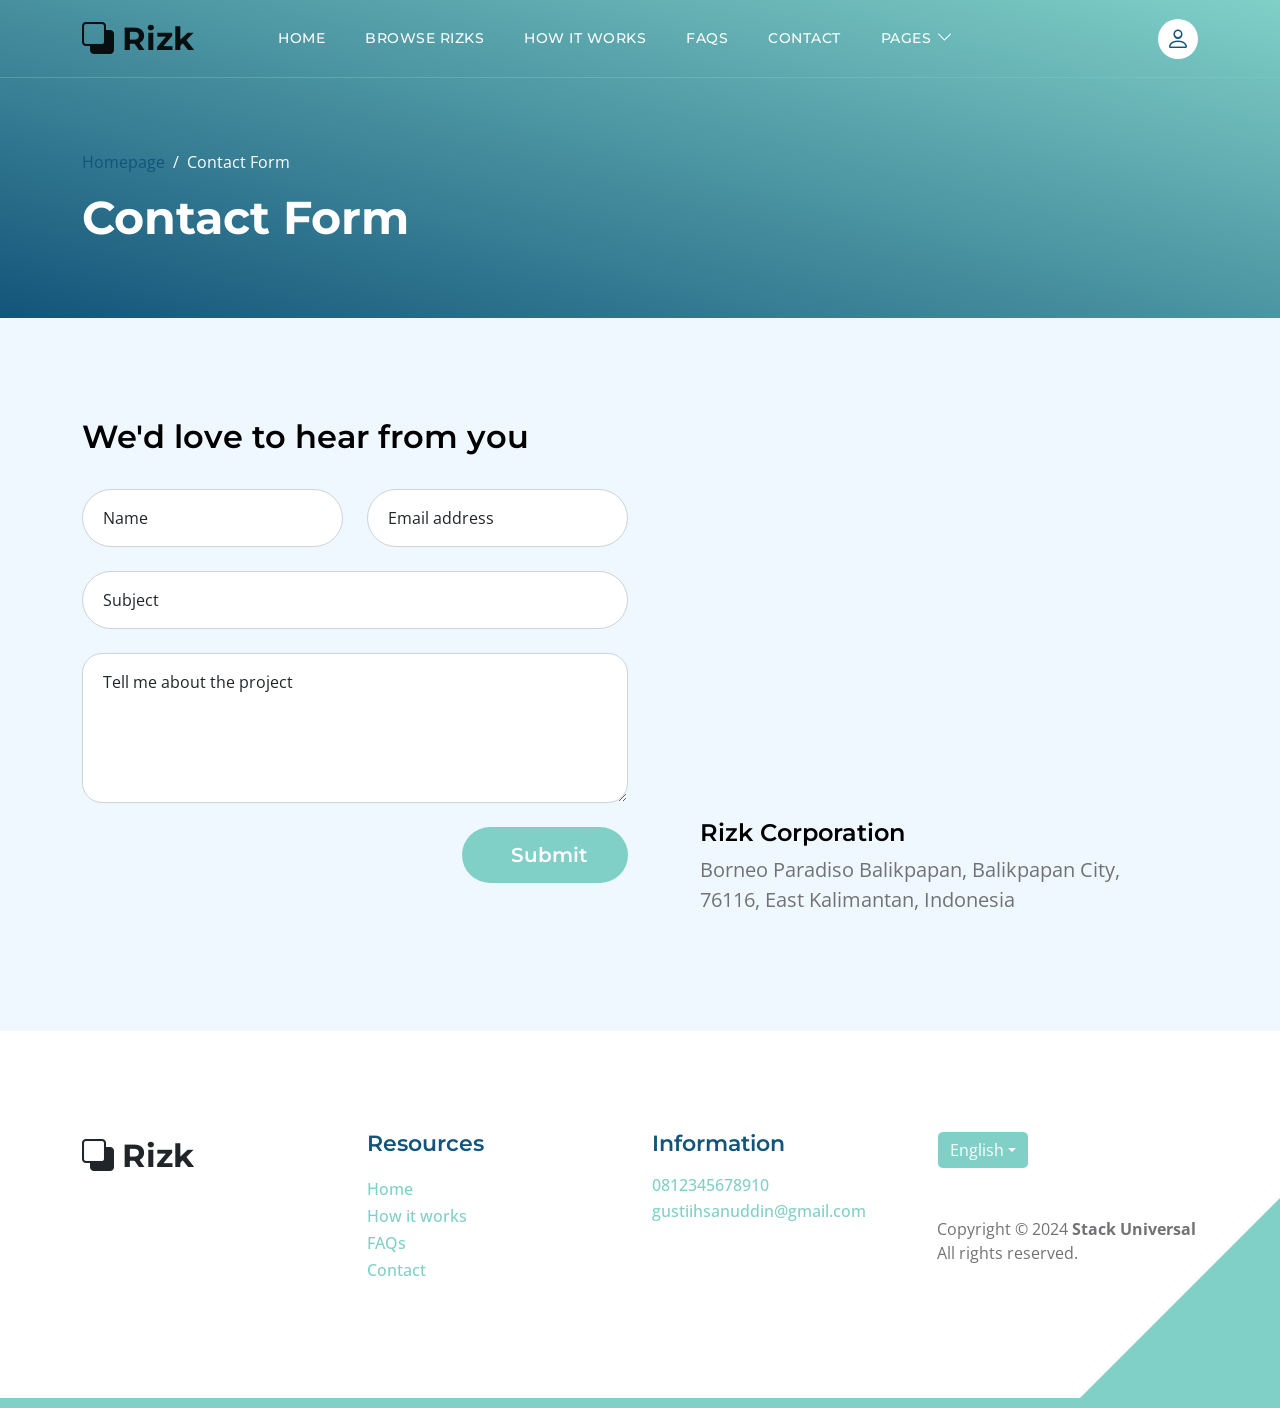
<file: contact.html>
<!doctype html>
<html lang="en">
    <head>
        <meta charset="utf-8">
        <meta name="viewport" content="width=device-width, initial-scale=1">

        <meta name="description" content="">
        <meta name="author" content="">

        <title>Contact Page</title>
        <link rel="icon" type="image/x-icon" href="images/FREEZESTACK__2_-removebg-preview.png">

        <!-- CSS FILES -->        
        <link rel="preconnect" href="https://fonts.googleapis.com">
        
        <link rel="preconnect" href="https://fonts.gstatic.com" crossorigin>

        <link href="https://fonts.googleapis.com/css2?family=Montserrat:wght@500;600;700&family=Open+Sans&display=swap" rel="stylesheet">
                        
        <link href="css/bootstrap.min.css" rel="stylesheet">

        <link href="css/bootstrap-icons.css" rel="stylesheet">

        <link href="css/templatemo-topic-listing.css" rel="stylesheet">

    </head>
    
    <body class="topics-listing-page" id="top">
       
        <main>

            <nav class="navbar navbar-expand-lg">
                <div class="container">
                    <a class="navbar-brand" href="index.html">
                        <i class="bi-back"></i>
                        <span>Rizk</span>
                    </a>

                    <div class="d-lg-none ms-auto me-4">
                        <a href="#top" class="navbar-icon bi-person smoothscroll"></a>
                    </div>
    
                    <button class="navbar-toggler" type="button" data-bs-toggle="collapse" data-bs-target="#navbarNav" aria-controls="navbarNav" aria-expanded="false" aria-label="Toggle navigation">
                        <span class="navbar-toggler-icon"></span>
                    </button>
    
                    <div class="collapse navbar-collapse" id="navbarNav">
                        <ul class="navbar-nav ms-lg-5 me-lg-auto">
                            <li class="nav-item">
                                <a class="nav-link click-scroll" href="index.html#section_1">Home</a>
                            </li>

                            <li class="nav-item">
                                <a class="nav-link click-scroll" href="index.html#section_2">Browse Rizks</a>
                            </li>
    
                            <li class="nav-item">
                                <a class="nav-link click-scroll" href="index.html#section_3">How it works</a>
                            </li>

                            <li class="nav-item">
                                <a class="nav-link click-scroll" href="index.html#section_4">FAQs</a>
                            </li>
    
                            <li class="nav-item">
                                <a class="nav-link click-scroll" href="index.html#section_5">Contact</a>
                            </li>

                            <li class="nav-item dropdown">
                                <a class="nav-link dropdown-toggle" href="#section_5" id="navbarLightDropdownMenuLink" role="button" data-bs-toggle="dropdown" aria-expanded="false">Pages</a>

                                <ul class="dropdown-menu dropdown-menu-light" aria-labelledby="navbarLightDropdownMenuLink">
                                    <li><a class="dropdown-item" href="rizks-listing.html">Topics Rizk</a></li>

                                    <li><a class="dropdown-item active" href="contact.html">Contact Form</a></li>
                                </ul>
                            </li>
                        </ul>

                        <div class="d-none d-lg-block">
                            <a href="#top" class="navbar-icon bi-person smoothscroll"></a>
                        </div>
                    </div>
                </div>
            </nav>


            <header class="site-header d-flex flex-column justify-content-center align-items-center">
                <div class="container">
                    <div class="row align-items-center">

                        <div class="col-lg-5 col-12">
                            <nav aria-label="breadcrumb">
                                <ol class="breadcrumb">
                                    <li class="breadcrumb-item"><a href="index.html">Homepage</a></li>

                                    <li class="breadcrumb-item active" aria-current="page">Contact Form</li>
                                </ol>
                            </nav>

                            <h2 class="text-white">Contact Form</h2>
                        </div>

                    </div>
                </div>
            </header>


            <section class="section-padding section-bg">
                <div class="container">
                    <div class="row">

                        <div class="col-lg-12 col-12">
                            <h3 class="mb-4 pb-2">We'd love to hear from you</h3>
                        </div>

                        <div class="col-lg-6 col-12">
                            <form action="#" method="post" class="custom-form contact-form" role="form">
                                <div class="row">
                                    <div class="col-lg-6 col-md-6 col-12">
                                        <div class="form-floating">
                                            <input type="text" name="name" id="name" class="form-control" placeholder="Name" required="">
                                            
                                            <label for="floatingInput">Name</label>
                                        </div>
                                    </div>

                                    <div class="col-lg-6 col-md-6 col-12"> 
                                        <div class="form-floating">
                                            <input type="email" name="email" id="email" pattern="[^ @]*@[^ @]*" class="form-control" placeholder="Email address" required="">
                                            
                                            <label for="floatingInput">Email address</label>
                                        </div>
                                    </div>

                                    <div class="col-lg-12 col-12">
                                        <div class="form-floating">
                                            <input type="text" name="subject" id="name" class="form-control" placeholder="Name" required="">
                                            
                                            <label for="floatingInput">Subject</label>
                                        </div>

                                        <div class="form-floating">
                                            <textarea class="form-control" id="message" name="message" placeholder="Tell me about the project"></textarea>
                                            
                                            <label for="floatingTextarea">Tell me about the project</label>
                                        </div>
                                    </div>

                                    <div class="col-lg-4 col-12 ms-auto">
                                        <button type="submit" class="form-control">Submit</button>
                                    </div>

                                </div>
                            </form>
                        </div>

                        <div class="col-lg-5 col-12 mx-auto mt-5 mt-lg-0">
                            <iframe class="google-map" src="https://www.google.com/maps/embed?pb=!1m18!1m12!1m3!1d3988.8741135294717!2d116.92416027576398!3d-1.246531335585601!2m3!1f0!2f0!3f0!3m2!1i1024!2i768!4f13.1!3m3!1m2!1s0x2df14711be59c753%3A0xd1c755b5dc73c796!2sBorneo%20Paradiso%20Balikpapan!5e0!3m2!1sid!2sid!4v1704463769985!5m2!1sid!2sid" width="400" height="300" style="border:0;" allowfullscreen="" loading="lazy" referrerpolicy="no-referrer-when-downgrade"></iframe>

                            <h5 class="mt-4 mb-2">Rizk Corporation</h5>

                            <p>Borneo Paradiso Balikpapan, Balikpapan City, 76116, East Kalimantan, Indonesia</p>
                        </div>

                    </div>
                </div>
            </section>
        </main>

        <footer class="site-footer section-padding">
            <div class="container">
                <div class="row">

                    <div class="col-lg-3 col-12 mb-4 pb-2">
                        <a class="navbar-brand mb-2" href="index.html">
                            <i class="bi-back"></i>
                            <span>Rizk</span>
                        </a>
                    </div>

                    <div class="col-lg-3 col-md-4 col-6">
                        <h6 class="site-footer-title mb-3">Resources</h6>

                        <ul class="site-footer-links">
                            <li class="site-footer-link-item">
                                <a href="index.html#section_1" class="site-footer-link">Home</a>
                            </li>

                            <li class="site-footer-link-item">
                                <a href="index.html#section_3" class="site-footer-link">How it works</a>
                            </li>

                            <li class="site-footer-link-item">
                                <a href="index.html#section_4" class="site-footer-link">FAQs</a>
                            </li>

                            <li class="site-footer-link-item">
                                <a href="contact.html" class="site-footer-link">Contact</a>
                            </li>
                        </ul>
                    </div>

                    <div class="col-lg-3 col-md-4 col-6 mb-4 mb-lg-0">
                        <h6 class="site-footer-title mb-3">Information</h6>

                        <p class="text-white d-flex mb-1">
                            <a href="https://api.whatsapp.com/send/?phone=6212345678910&text&type=phone_number&app_absent=0" target="_blank" class="site-footer-link">
                                0812345678910
                            </a>
                        </p>

                        <p class="text-white d-flex">
                            <a href="mailto:gustiihsanuddin@gmail.com" class="site-footer-link">
                                gustiihsanuddin@gmail.com
                            </a>
                        </p>
                    </div>

                    <div class="col-lg-3 col-md-4 col-12 mt-4 mt-lg-0 ms-auto">
                        <div class="dropdown">
                            <button class="btn btn-secondary dropdown-toggle" type="button" data-bs-toggle="dropdown" aria-expanded="false">
                            English</button>
                        </div>

                        <p class="copyright-text mt-lg-5 mt-4">Copyright © 2024 <strong>Stack Universal</strong><br>All rights reserved.
                        
                    </div>

                </div>
            </div>
        </footer>

        <!-- JAVASCRIPT FILES -->
        <script src="js/jquery.min.js"></script>
        <script src="js/bootstrap.bundle.min.js"></script>
        <script src="js/jquery.sticky.js"></script>
        <script src="js/custom.js"></script>
    </body>
</html>
</file>
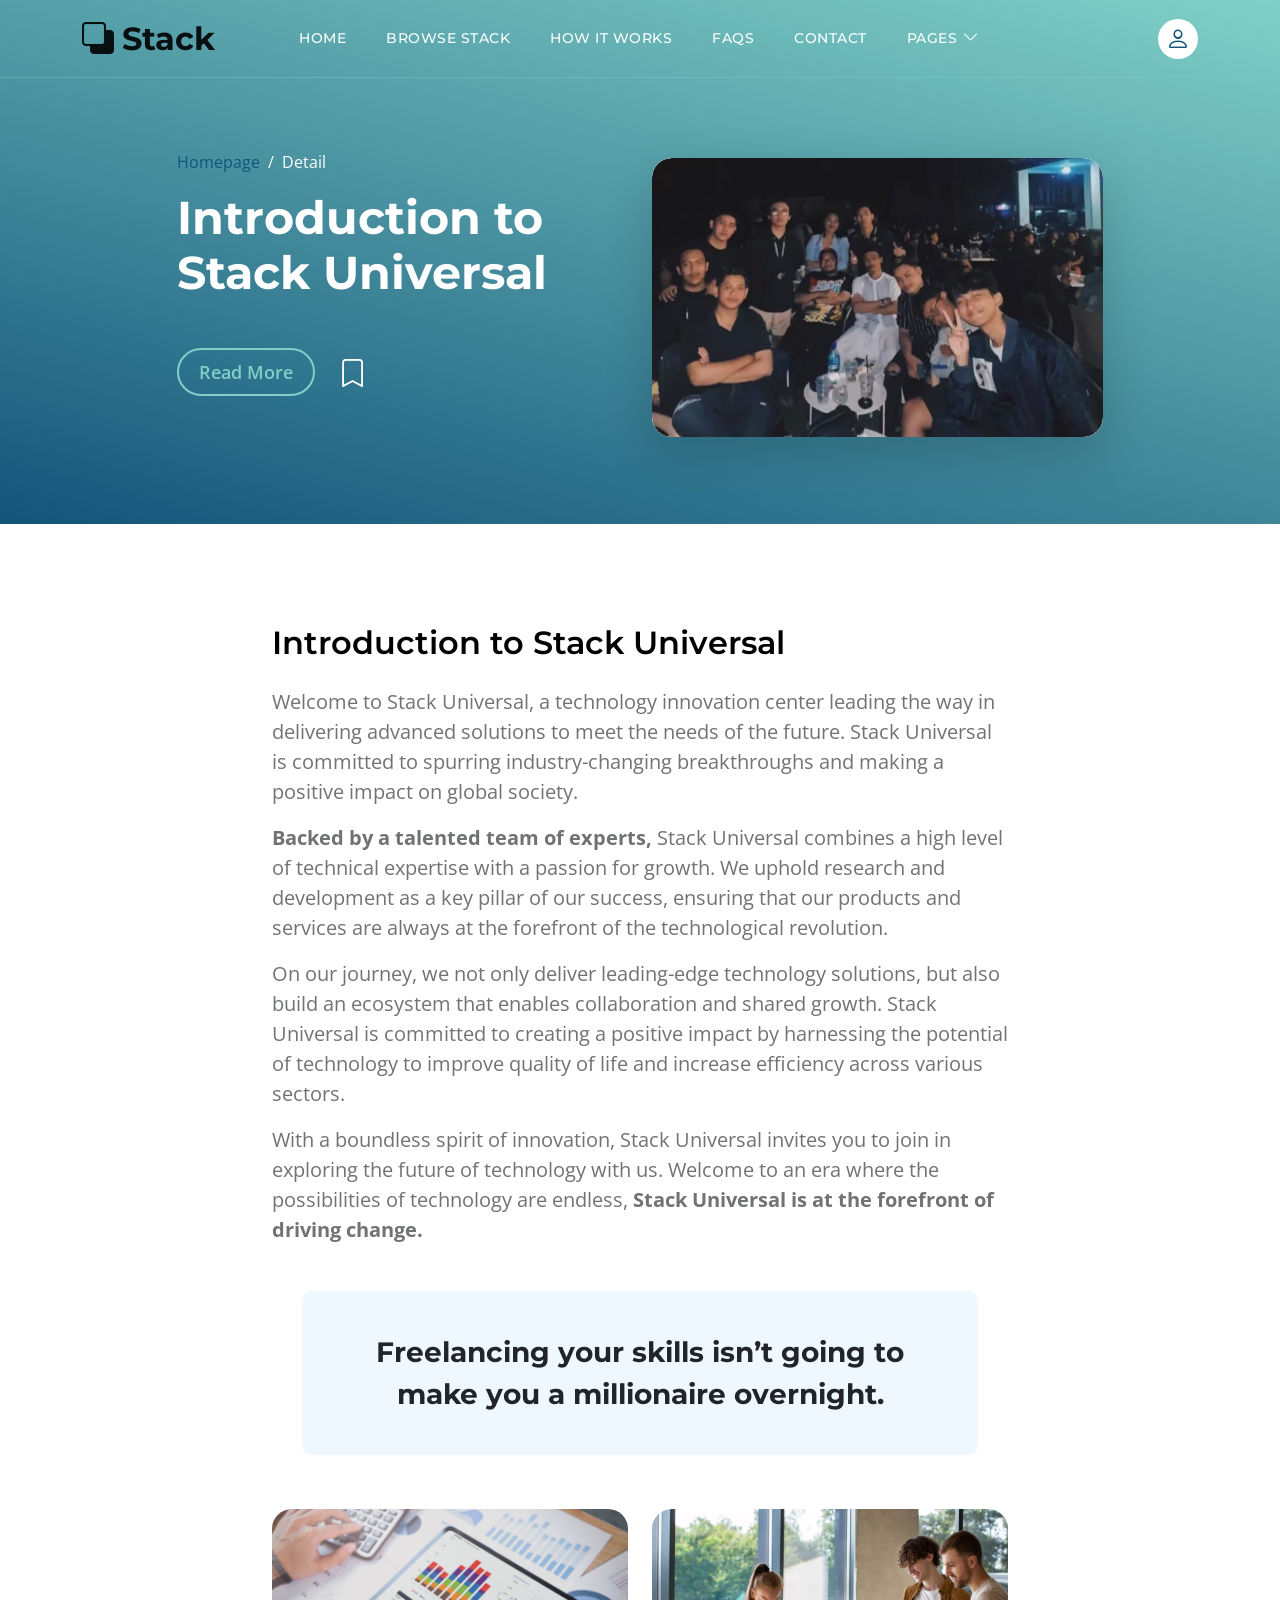
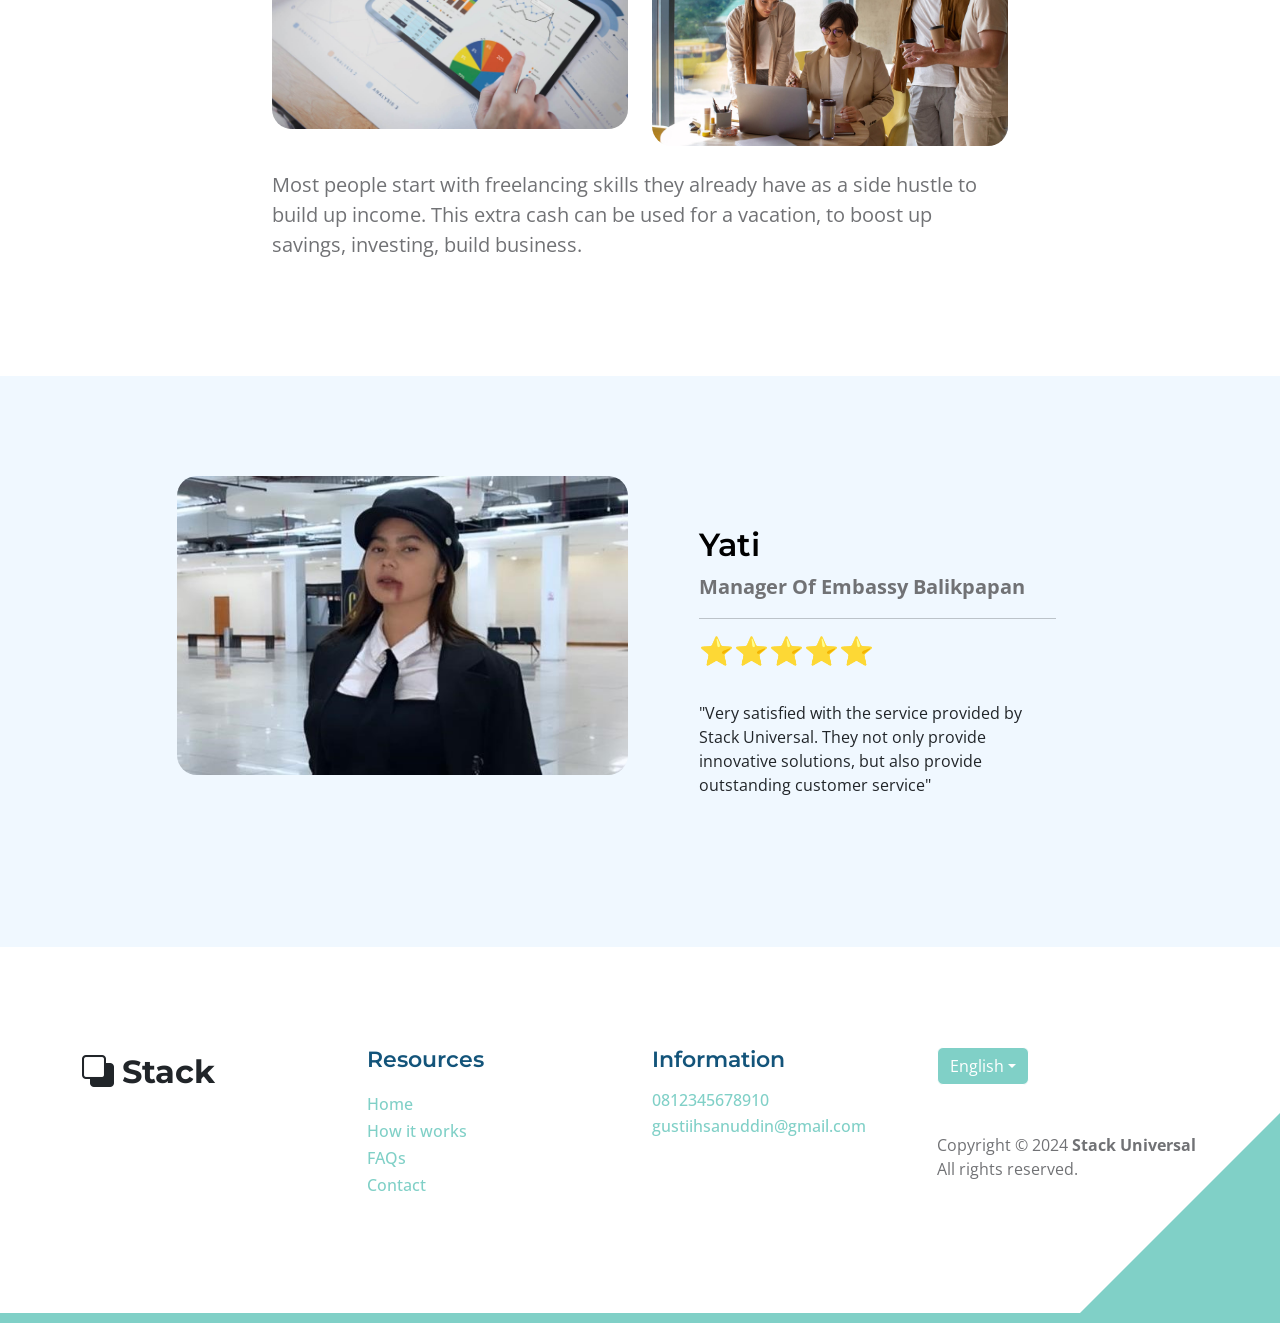
<file: rizks-detail.html>
<!doctype html>
<html lang="en">
    <head>
        <meta charset="utf-8">
        <meta name="viewport" content="width=device-width, initial-scale=1">

        <meta name="description" content="">
        <meta name="author" content="">

        <title>Topic Detail Page</title>
        <link rel="icon" type="image/x-icon" href="images/FREEZESTACK__2_-removebg-preview.png">

        <!-- CSS FILES -->        
        <link rel="preconnect" href="https://fonts.googleapis.com">
        
        <link rel="preconnect" href="https://fonts.gstatic.com" crossorigin>

        <link href="https://fonts.googleapis.com/css2?family=Montserrat:wght@500;600;700&family=Open+Sans&display=swap" rel="stylesheet">
                        
        <link href="css/bootstrap.min.css" rel="stylesheet">

        <link href="css/bootstrap-icons.css" rel="stylesheet">

        <link href="css/templatemo-topic-listing.css" rel="stylesheet">

    </head>
    
    <body id="top">

        <main>

            <nav class="navbar navbar-expand-lg">
                <div class="container">
                    <a class="navbar-brand" href="index.html">
                        <i class="bi-back"></i>
                        <span>Stack</span>
                    </a>

                    <div class="d-lg-none ms-auto me-4">
                        <a href="#top" class="navbar-icon bi-person smoothscroll"></a>
                    </div>
    
                    <button class="navbar-toggler" type="button" data-bs-toggle="collapse" data-bs-target="#navbarNav" aria-controls="navbarNav" aria-expanded="false" aria-label="Toggle navigation">
                        <span class="navbar-toggler-icon"></span>
                    </button>
    
                    <div class="collapse navbar-collapse" id="navbarNav">
                        <ul class="navbar-nav ms-lg-5 me-lg-auto">
                            <li class="nav-item">
                                <a class="nav-link click-scroll" href="index.html#section_1">Home</a>
                            </li>

                            <li class="nav-item">
                                <a class="nav-link click-scroll" href="index.html#section_2">Browse Stack</a>
                            </li>
    
                            <li class="nav-item">
                                <a class="nav-link click-scroll" href="index.html#section_3">How it works</a>
                            </li>

                            <li class="nav-item">
                                <a class="nav-link click-scroll" href="index.html#section_4">FAQs</a>
                            </li>
    
                            <li class="nav-item">
                                <a class="nav-link click-scroll" href="index.html#section_5">Contact</a>
                            </li>

                            <li class="nav-item dropdown">
                                <a class="nav-link dropdown-toggle" href="#section_5" id="navbarLightDropdownMenuLink" role="button" data-bs-toggle="dropdown" aria-expanded="false">Pages</a>

                                <ul class="dropdown-menu dropdown-menu-light" aria-labelledby="navbarLightDropdownMenuLink">
                                    <li><a class="dropdown-item" href="rizks-listing.html">Topics Stack</a></li>

                                    <li><a class="dropdown-item" href="contact.html">Contact Form</a></li>
                                </ul>
                            </li>
                        </ul>

                        <div class="d-none d-lg-block">
                            <a href="#top" class="navbar-icon bi-person smoothscroll"></a>
                        </div>
                    </div>
                </div>
            </nav>
            

            <header class="site-header d-flex flex-column justify-content-center align-items-center">
                <div class="container">
                    <div class="row justify-content-center align-items-center">

                        <div class="col-lg-5 col-12 mb-5">
                            <nav aria-label="breadcrumb">
                                <ol class="breadcrumb">
                                    <li class="breadcrumb-item"><a href="index.html">Homepage</a></li>

                                    <li class="breadcrumb-item active" aria-current="page">Detail</li>
                                </ol>
                            </nav>

                            <h2 class="text-white">Introduction to <br> Stack Universal</h2>

                            <div class="d-flex align-items-center mt-5">
                                <a href="#topics-detail" class="btn custom-btn custom-border-btn smoothscroll me-4">Read More</a>

                                <a href="#top" class="custom-icon bi-bookmark smoothscroll"></a>
                            </div>
                        </div>

                        <div class="col-lg-5 col-12">
                            <div class="topics-detail-block bg-white shadow-lg">
                                <img src="images/topics/WhatsApp Image 2024-01-06 at 02.58.20.jpeg" class="topics-detail-block-image img-fluid">
                            </div>
                        </div>

                    </div>
                </div>
            </header>


            <section class="topics-detail-section section-padding" id="topics-detail">
                <div class="container">
                    <div class="row">

                        <div class="col-lg-8 col-12 m-auto">
                            <h3 class="mb-4">Introduction to Stack Universal</h3>

                            <p>Welcome to Stack Universal, a technology innovation center leading the way in delivering advanced solutions to meet the needs of the future. Stack Universal is committed to spurring industry-changing breakthroughs and making a positive impact on global society.</p>

                            <p><strong>Backed by a talented team of experts,</strong> Stack Universal combines a high level of technical expertise with a passion for growth. We uphold research and development as a key pillar of our success, ensuring that our products and services are always at the forefront of the technological revolution.</p>

                            <p>On our journey, we not only deliver leading-edge technology solutions, but also build an ecosystem that enables collaboration and shared growth. Stack Universal is committed to creating a positive impact by harnessing the potential of technology to improve quality of life and increase efficiency across various sectors.</p>

                            <p>With a boundless spirit of innovation, Stack Universal invites you to join in exploring the future of technology with us. Welcome to an era where the possibilities of technology are endless, <strong> Stack Universal is at the forefront of driving change.</strong></p>

                            <blockquote>
                                Freelancing your skills isn’t going to make you a millionaire overnight.
                            </blockquote>

                            <div class="row my-4">
                                <div class="col-lg-6 col-md-6 col-12">
                                    <img src="images/businesswoman-using-tablet-analysis.jpg" class="topics-detail-block-image img-fluid">
                                </div>

                                <div class="col-lg-6 col-md-6 col-12 mt-4 mt-lg-0 mt-md-0">
                                    <img src="images/colleagues-working-cozy-office-medium-shot.jpg" class="topics-detail-block-image img-fluid">
                                </div>
                            </div>

                            <p>Most people start with freelancing skills they already have as a side hustle to build up income. This extra cash can be used for a vacation, to boost up savings, investing, build business.</p>
                        </div>

                    </div>
                </div>
            </section>


            <section class="section-padding section-bg">
                <div class="container">
                    <div class="row justify-content-center">

                        <div class="col-lg-5 col-12">
                            <img src="images/WhatsApp Image 2024-01-06 at 11.28.37.jpeg" class="newsletter-image img-fluid" alt="">
                        </div>

                        <div class="col-lg-5 col-12 subscribe-form-wrap d-flex justify-content-center align-items-center">
                            <form class="custom-form subscribe-form" action="#" method="post" role="form">
                                
                                <h3>Yati</h3> 
                                <p><strong>Manager Of Embassy Balikpapan</strong></p>
                                <hr>
                                <h4>⭐⭐⭐⭐⭐</h4>
                                
                                <br>"Very satisfied with the service provided by Stack Universal. They not only provide innovative solutions, but also provide outstanding customer service"</br>
                            
                            

                                
                                </div>
                            </form>
                        </div>

                    </div>
                </div>
            </section>
        </main>
		
        <footer class="site-footer section-padding">
            <div class="container">
                <div class="row">

                    <div class="col-lg-3 col-12 mb-4 pb-2">
                        <a class="navbar-brand mb-2" href="index.html">
                            <i class="bi-back"></i>
                            <span>Stack</span>
                        </a>
                    </div>

                    <div class="col-lg-3 col-md-4 col-6">
                        <h6 class="site-footer-title mb-3">Resources</h6>

                        <ul class="site-footer-links">
                            <li class="site-footer-link-item">
                                <a href="index.html#section_1" class="site-footer-link">Home</a>
                            </li>

                            <li class="site-footer-link-item">
                                <a href="index.html#section_3" class="site-footer-link">How it works</a>
                            </li>

                            <li class="site-footer-link-item">
                                <a href="index.html#section_4" class="site-footer-link">FAQs</a>
                            </li>

                            <li class="site-footer-link-item">
                                <a href="contact.html" class="site-footer-link">Contact</a>
                            </li>
                        </ul>
                    </div>

                    <div class="col-lg-3 col-md-4 col-6 mb-4 mb-lg-0">
                        <h6 class="site-footer-title mb-3">Information</h6>

                        <p class="text-white d-flex mb-1">
                            <a href="https://api.whatsapp.com/send/?phone=6212345678910&text&type=phone_number&app_absent=0" target="_blank" class="site-footer-link">
                                0812345678910
                            </a>
                        </p>

                        <p class="text-white d-flex">
                            <a href="mailto:gustiihsanuddin@gmail.com" class="site-footer-link">
                                gustiihsanuddin@gmail.com
                            </a>
                        </p>
                    </div>

                    <div class="col-lg-3 col-md-4 col-12 mt-4 mt-lg-0 ms-auto">
                        <div class="dropdown">
                            <button class="btn btn-secondary dropdown-toggle" type="button" data-bs-toggle="dropdown" aria-expanded="false">
                            English</button>

                        </div>

                        <p class="copyright-text mt-lg-5 mt-4">Copyright © 2024 <strong>Stack Universal</strong><br>All rights reserved.
                        
                    </div>

                </div>
            </div>
        </footer>

        <!-- JAVASCRIPT FILES -->
        <script src="js/jquery.min.js"></script>
        <script src="js/bootstrap.bundle.min.js"></script>
        <script src="js/jquery.sticky.js"></script>
        <script src="js/custom.js"></script>
    </body>
</html>
</file>
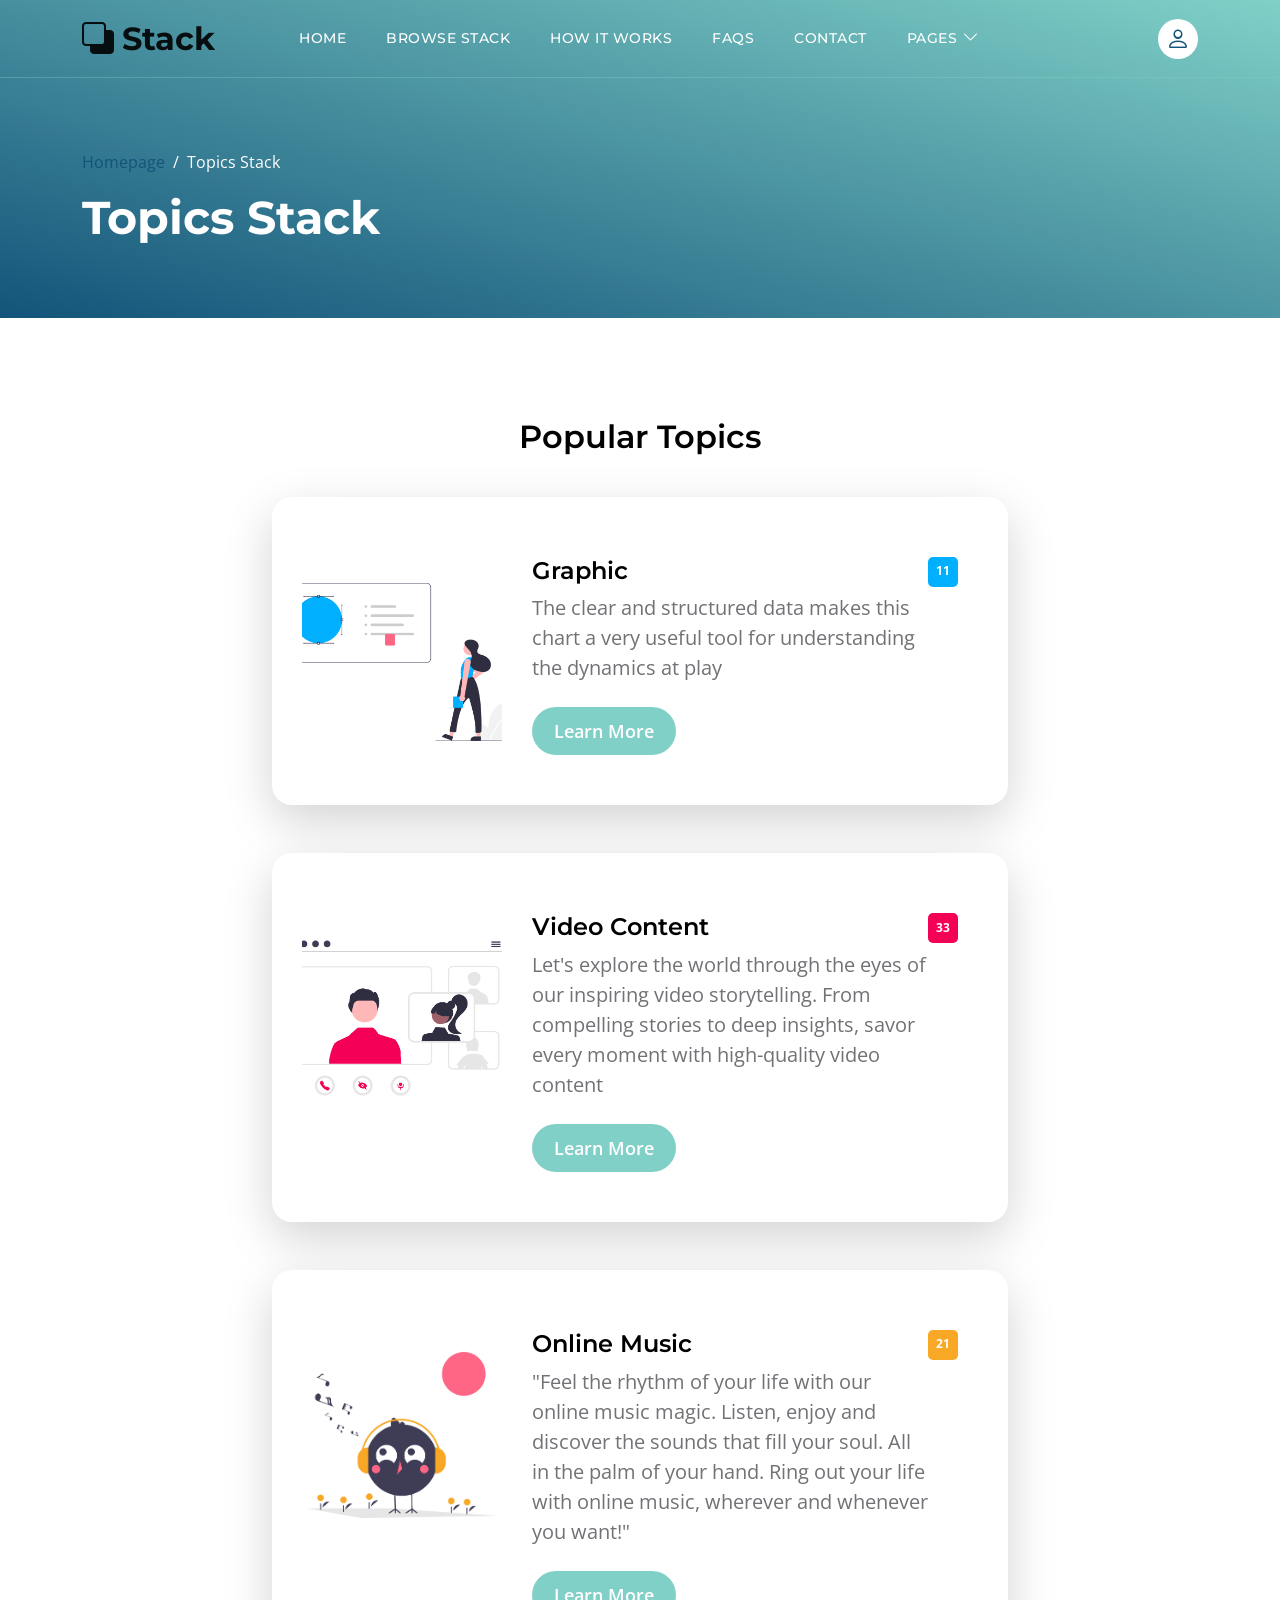
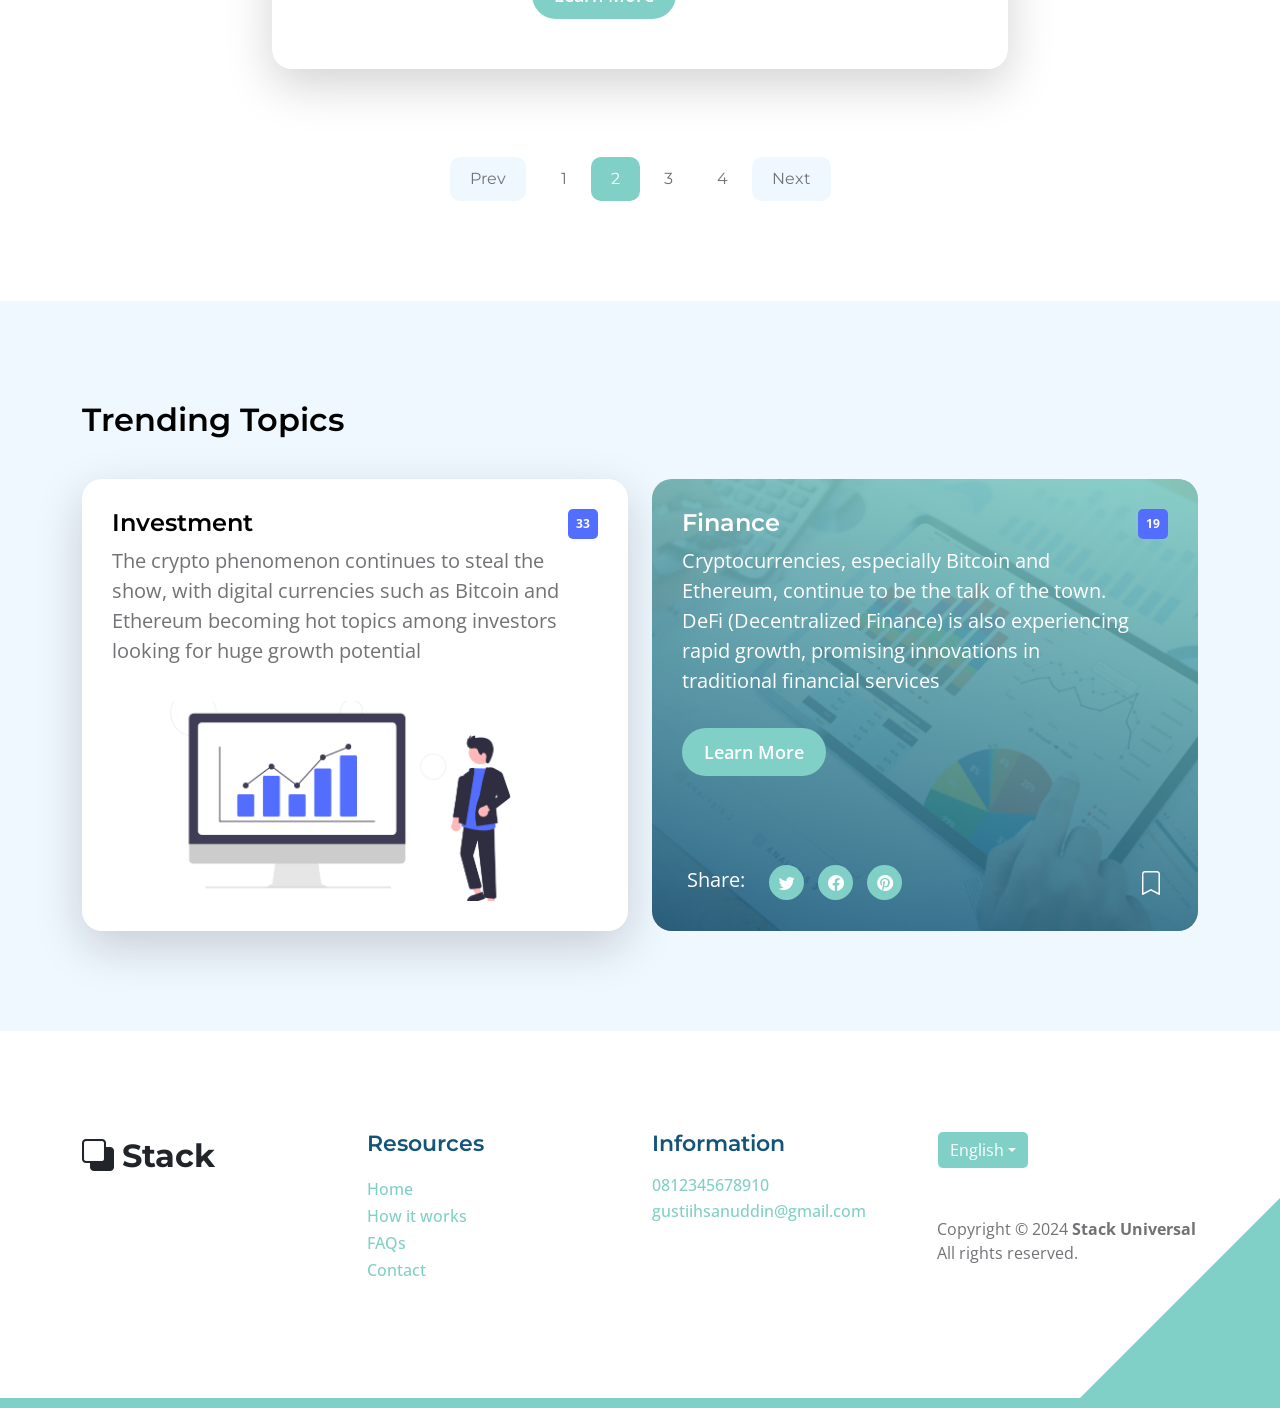
<file: rizks-listing-2.html>
<!doctype html>
<html lang="en">
    <head>
        <meta charset="utf-8">
        <meta name="viewport" content="width=device-width, initial-scale=1">

        <meta name="description" content="">
        <meta name="author" content="">

        <title>Listing Page</title>
        <link rel="icon" type="image/x-icon" href="images/FREEZESTACK__2_-removebg-preview.png">

        <!-- CSS FILES -->        
        <link rel="preconnect" href="https://fonts.googleapis.com">
        
        <link rel="preconnect" href="https://fonts.gstatic.com" crossorigin>

        <link href="https://fonts.googleapis.com/css2?family=Montserrat:wght@500;600;700&family=Open+Sans&display=swap" rel="stylesheet">
                        
        <link href="css/bootstrap.min.css" rel="stylesheet">

        <link href="css/bootstrap-icons.css" rel="stylesheet">

        <link href="css/templatemo-topic-listing.css" rel="stylesheet">

    </head>
    
    <body class="topics-listing-page" id="top">

        <main>

            <nav class="navbar navbar-expand-lg">
                <div class="container">
                    <a class="navbar-brand" href="index.html">
                        <i class="bi-back"></i>
                        <span>Stack</span>
                    </a>

                    <div class="d-lg-none ms-auto me-4">
                        <a href="#top" class="navbar-icon bi-person smoothscroll"></a>
                    </div>
    
                    <button class="navbar-toggler" type="button" data-bs-toggle="collapse" data-bs-target="#navbarNav" aria-controls="navbarNav" aria-expanded="false" aria-label="Toggle navigation">
                        <span class="navbar-toggler-icon"></span>
                    </button>
    
                    <div class="collapse navbar-collapse" id="navbarNav">
                        <ul class="navbar-nav ms-lg-5 me-lg-auto">
                            <li class="nav-item">
                                <a class="nav-link click-scroll" href="index.html#section_1">Home</a>
                            </li>

                            <li class="nav-item">
                                <a class="nav-link click-scroll" href="index.html#section_2">Browse Stack</a>
                            </li>
    
                            <li class="nav-item">
                                <a class="nav-link click-scroll" href="index.html#section_3">How it works</a>
                            </li>

                            <li class="nav-item">
                                <a class="nav-link click-scroll" href="index.html#section_4">FAQs</a>
                            </li>
    
                            <li class="nav-item">
                                <a class="nav-link click-scroll" href="index.html#section_5">Contact</a>
                            </li>

                            <li class="nav-item dropdown">
                                <a class="nav-link dropdown-toggle" href="#section_5" id="navbarLightDropdownMenuLink" role="button" data-bs-toggle="dropdown" aria-expanded="false">Pages</a>

                                <ul class="dropdown-menu dropdown-menu-light" aria-labelledby="navbarLightDropdownMenuLink">
                                    <li><a class="dropdown-item active" href="rizks-listing.html">Topics Stack</a></li>

                                    <li><a class="dropdown-item" href="contact.html">Contact Form</a></li>
                                </ul>
                            </li>
                        </ul>

                        <div class="d-none d-lg-block">
                            <a href="#top" class="navbar-icon bi-person smoothscroll"></a>
                        </div>
                    </div>
                </div>
            </nav>


            <header class="site-header d-flex flex-column justify-content-center align-items-center">
                <div class="container">
                    <div class="row align-items-center">

                        <div class="col-lg-5 col-12">
                            <nav aria-label="breadcrumb">
                                <ol class="breadcrumb">
                                    <li class="breadcrumb-item"><a href="index.html">Homepage</a></li>

                                    <li class="breadcrumb-item active" aria-current="page">Topics Stack</li>
                                </ol>
                            </nav>

                            <h2 class="text-white">Topics Stack</h2>
                        </div>

                    </div>
                </div>
            </header>


            <section class="section-padding">
                <div class="container">
                    <div class="row">

                        <div class="col-lg-12 col-12 text-center">
                            <h3 class="mb-4">Popular Topics</h3>
                        </div>

                        <div class="col-lg-8 col-12 mt-3 mx-auto">
                            <div class="custom-block custom-block-topics-listing bg-white shadow-lg mb-5">
                                <div class="d-flex">
                                    <img src="images/topics/undraw_Redesign_feedback_re_jvm0.png" class="custom-block-image img-fluid" alt="">

                                    <div class="custom-block-topics-listing-info d-flex">
                                        <div>
                                            <h5 class="mb-2">Graphic</h5>

                                            <p class="mb-0">The clear and structured data makes this chart a very useful tool for understanding the dynamics at play</p>

                                            <a href="rizks-detail.html" class="btn custom-btn mt-3 mt-lg-4">Learn More</a>
                                        </div>

                                        <span class="badge bg-design rounded-pill ms-auto">11</span>
                                    </div>
                                </div>
                            </div>

                            <div class="custom-block custom-block-topics-listing bg-white shadow-lg mb-5">
                                <div class="d-flex">
                                    <img src="images/topics/undraw_Group_video_re_btu7.png" class="custom-block-image img-fluid" alt="">

                                    <div class="custom-block-topics-listing-info d-flex">
                                        <div>
                                            <h5 class="mb-2">Video Content</h5>

                                            <p class="mb-0">Let's explore the world through the eyes of our inspiring video storytelling. From compelling stories to deep insights, savor every moment with high-quality video content</p>

                                            <a href="rizks-detail.html" class="btn custom-btn mt-3 mt-lg-4">Learn More</a>
                                        </div>

                                        <span class="badge bg-advertising rounded-pill ms-auto">33</span>
                                    </div>
                                </div>
                            </div>

                            <div class="custom-block custom-block-topics-listing bg-white shadow-lg mb-5">
                                <div class="d-flex">
                                    <img src="images/topics/undraw_happy_music_g6wc.png" class="custom-block-image img-fluid" alt="">

                                    <div class="custom-block-topics-listing-info d-flex">
                                        <div>
                                            <h5 class="mb-2">Online Music</h5>

                                            <p class="mb-0">"Feel the rhythm of your life with our online music magic. Listen, enjoy and discover the sounds that fill your soul. All in the palm of your hand. Ring out your life with online music, wherever and whenever you want!"</p>

                                            <a href="rizks-detail.html" class="btn custom-btn mt-3 mt-lg-4">Learn More</a>
                                        </div>

                                        <span class="badge bg-music rounded-pill ms-auto">21</span>
                                    </div>
                                </div>
                            </div>
                        </div>

                        <div class="col-lg-12 col-12">
                            <nav aria-label="Page navigation example">
                                <ul class="pagination justify-content-center mb-0">
                                    <li class="page-item">
                                        <a class="page-link" href="rizks-listing.html" aria-label="Previous">
                                            <span aria-hidden="true">Prev</span>
                                        </a>
                                    </li>

                                    <li  aria-current="page">
                                        <a class="page-link" href="rizks-listing.html">1</a>
                                    </li>
                                    
                                    <li class="page-item active" aria-current="page">
                                        <a class="page-link" href="rizks-listing-2.html">2</a>
                                        <li class="page-item">
                                            <a class="page-link" href="rizks-listing-3.html">3</a>
                                        </li>
    
                                        <li class="page-item">
                                            <a class="page-link" href="rizks-listing-4-1.html">4</a>
                                        </li>

                                        <li class="page-item">
                                            <a class="page-link" href="rizks-listing-3.html" aria-label="Next">
                                                <span aria-hidden="true">Next</span>
                                            </a>
                                        </li>
                                    </ul>
                                </nav>
                            </div>
    
                        </div>
                    </div>
                </section>
    
    
                <section class="section-padding section-bg">
                    <div class="container">
                        <div class="row">
    
                            <div class="col-lg-12 col-12">
                                <h3 class="mb-4">Trending Topics</h3>
                            </div>
    
                            <div class="col-lg-6 col-md-6 col-12 mt-3 mb-4 mb-lg-0">
                                <div class="custom-block bg-white shadow-lg">
                                    <a href="rizks-detail.html">
                                        <div class="d-flex">
                                            <div>
                                                <h5 class="mb-2">Investment</h5>
    
                                                <p class="mb-0">The crypto phenomenon continues to steal the show, with digital currencies such as Bitcoin and Ethereum becoming hot topics among investors looking for huge growth potential</p>
                                            </div>
    
                                            <span class="badge bg-finance rounded-pill ms-auto">33</span>
                                        </div>
    
                                        <img src="images/topics/undraw_Finance_re_gnv2.png" class="custom-block-image img-fluid" alt="">
                                    </a>
                                </div>
                            </div>
    
                            <div class="col-lg-6 col-md-6 col-12 mt-lg-3">
                                <div class="custom-block custom-block-overlay">
                                    <div class="d-flex flex-column h-100">
                                        <img src="images/businesswoman-using-tablet-analysis.jpg" class="custom-block-image img-fluid" alt="">
    
                                        <div class="custom-block-overlay-text d-flex">
                                            <div>
                                                <h5 class="text-white mb-2">Finance</h5>
    
                                                <p class="text-white">Cryptocurrencies, especially Bitcoin and Ethereum, continue to be the talk of the town. DeFi (Decentralized Finance) is also experiencing rapid growth, promising innovations in traditional financial services</p>
    
                                                <a href="rizks-detail.html" class="btn custom-btn mt-2 mt-lg-3">Learn More</a>
                                            </div>
    
                                            <span class="badge bg-finance rounded-pill ms-auto">19</span>
                                        </div>
    
                                        <div class="social-share d-flex">
                                            <p class="text-white me-4">Share:</p>
    
                                            <ul class="social-icon">
                                                <li class="social-icon-item">
                                                    <a href="https://twitter.com/rizkwya" target="_blank" class="social-icon-link bi-twitter"></a>
                                                </li>
    
                                                <li class="social-icon-item">
                                                    <a href="https://www.facebook.com/profile.php?id=100055165160345" target="_blank" class="social-icon-link bi-facebook"></a>
                                                </li>
    
                                                <li class="social-icon-item">
                                                    <a href="https://id.pinterest.com/" target="_blank"  class="social-icon-link bi-pinterest"></a>
                                                </li>
                                            </ul>
    
                                            <a href="#" class="custom-icon bi-bookmark ms-auto"></a>
                                        </div>
    
                                        <div class="section-overlay"></div>
                                    </div>
                                </div>
                            </div>
    
                        </div>
                    </div>
                </section>
            </main>
    
            <footer class="site-footer section-padding">
                <div class="container">
                    <div class="row">
    
                        <div class="col-lg-3 col-12 mb-4 pb-2">
                            <a class="navbar-brand mb-2" href="index.html">
                                <i class="bi-back"></i>
                                <span>Stack</span>
                            </a>
                        </div>
    
                        <div class="col-lg-3 col-md-4 col-6">
                            <h6 class="site-footer-title mb-3">Resources</h6>
    
                            <ul class="site-footer-links">
                                <li class="site-footer-link-item">
                                    <a href="index.html#section_1" class="site-footer-link">Home</a>
                                </li>
    
                                <li class="site-footer-link-item">
                                    <a href="index.html#section_3" class="site-footer-link">How it works</a>
                                </li>
    
                                <li class="site-footer-link-item">
                                    <a href="index.html#section_4" class="site-footer-link">FAQs</a>
                                </li>
    
                                <li class="site-footer-link-item">
                                    <a href="contact.html" class="site-footer-link">Contact</a>
                                </li>
                            </ul>
                        </div>
    
                        <div class="col-lg-3 col-md-4 col-6 mb-4 mb-lg-0">
                            <h6 class="site-footer-title mb-3">Information</h6>
    
                            <p class="text-white d-flex mb-1">
                                <a href="https://api.whatsapp.com/send/?phone=6212345678910&text&type=phone_number&app_absent=0" target="_blank" class="site-footer-link">
                                    0812345678910
                                </a>
                            </p>
    
                            <p class="text-white d-flex">
                                <a href="mailto:gustiihsanuddin@gmail.com" class="site-footer-link">
                                    gustiihsanuddin@gmail.com
                                </a>
                            </p>
                        </div>
    
                        <div class="col-lg-3 col-md-4 col-12 mt-4 mt-lg-0 ms-auto">
                            <div class="dropdown">
                                <button class="btn btn-secondary dropdown-toggle" type="button" data-bs-toggle="dropdown" aria-expanded="false">
                                English</button>
                            </div>
    
                            <p class="copyright-text mt-lg-5 mt-4">Copyright © 2024 <strong>Stack Universal</strong><br>All rights reserved.
                            
                        </div>
    
                    </div>
                </div>
            </footer>
    
            <!-- JAVASCRIPT FILES -->
            <script src="js/jquery.min.js"></script>
            <script src="js/bootstrap.bundle.min.js"></script>
            <script src="js/jquery.sticky.js"></script>
            <script src="js/custom.js"></script>
    
        </body>
    </html>
</file>
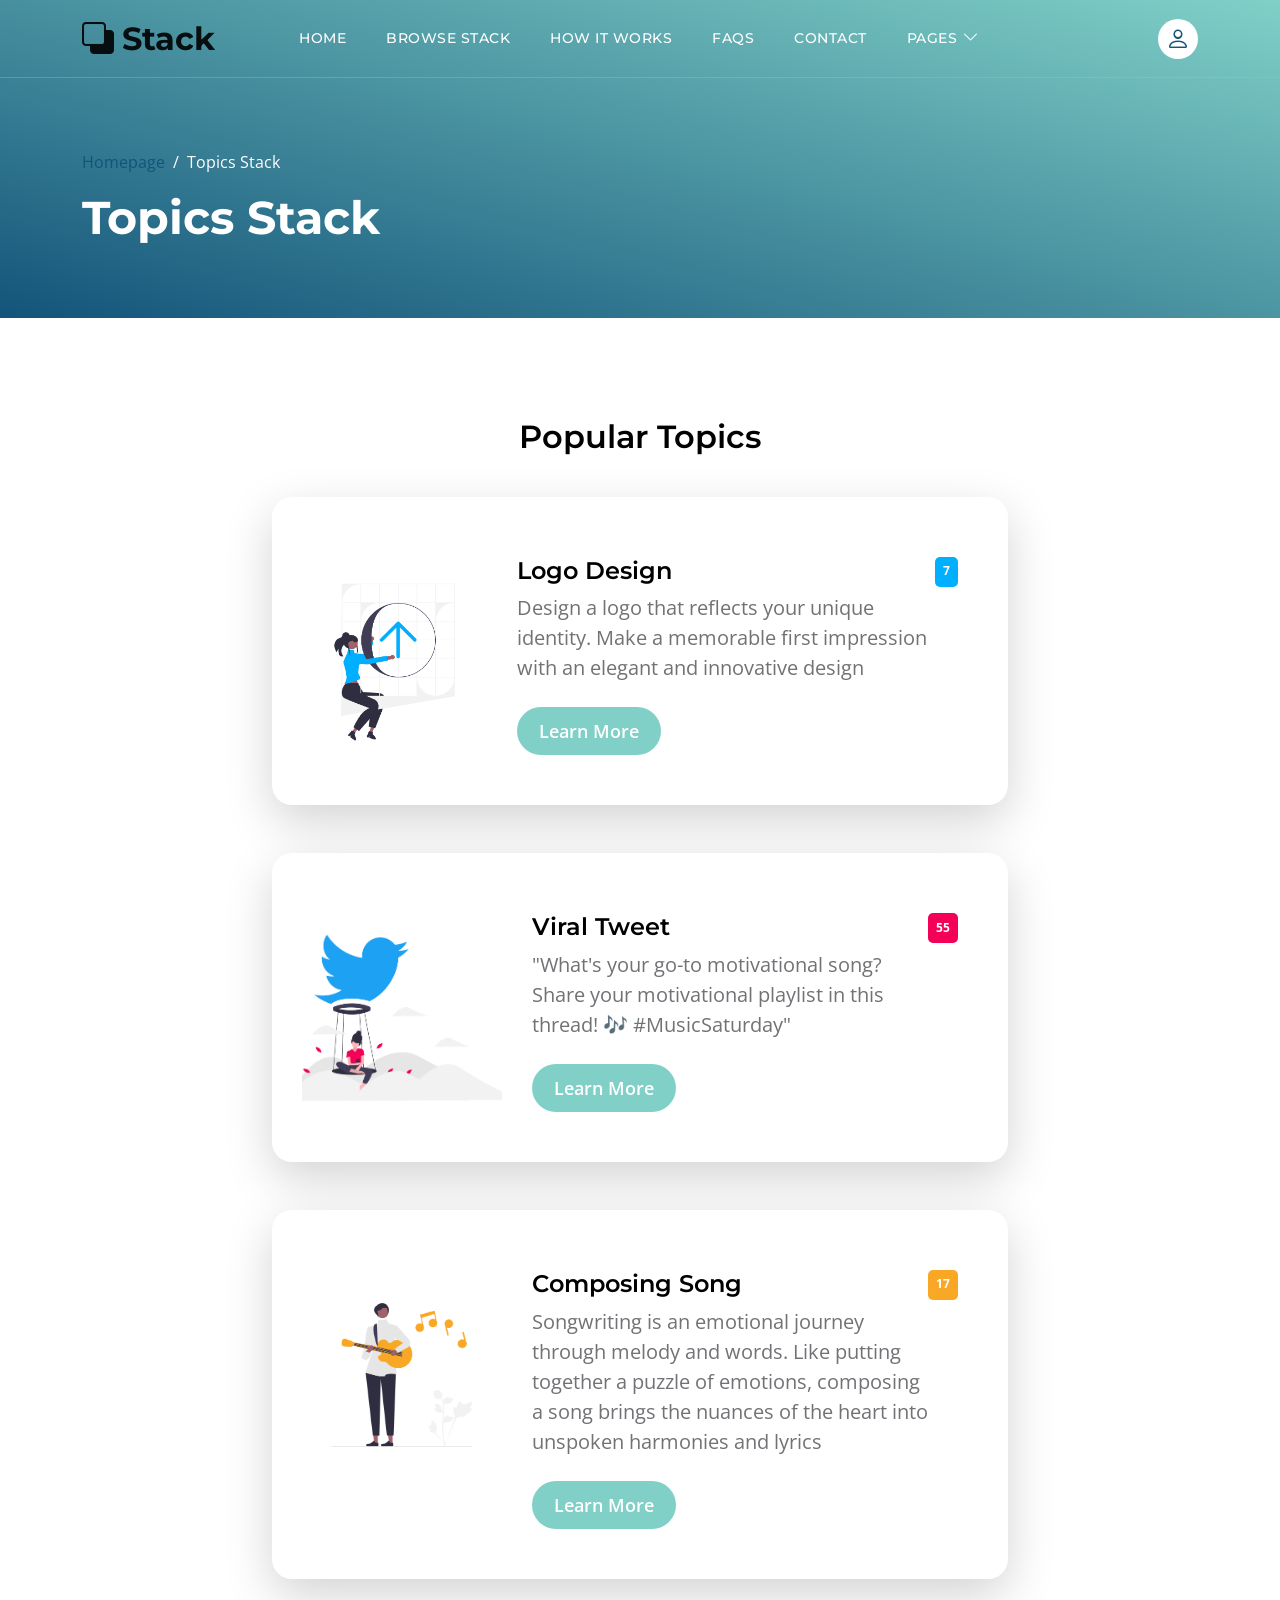
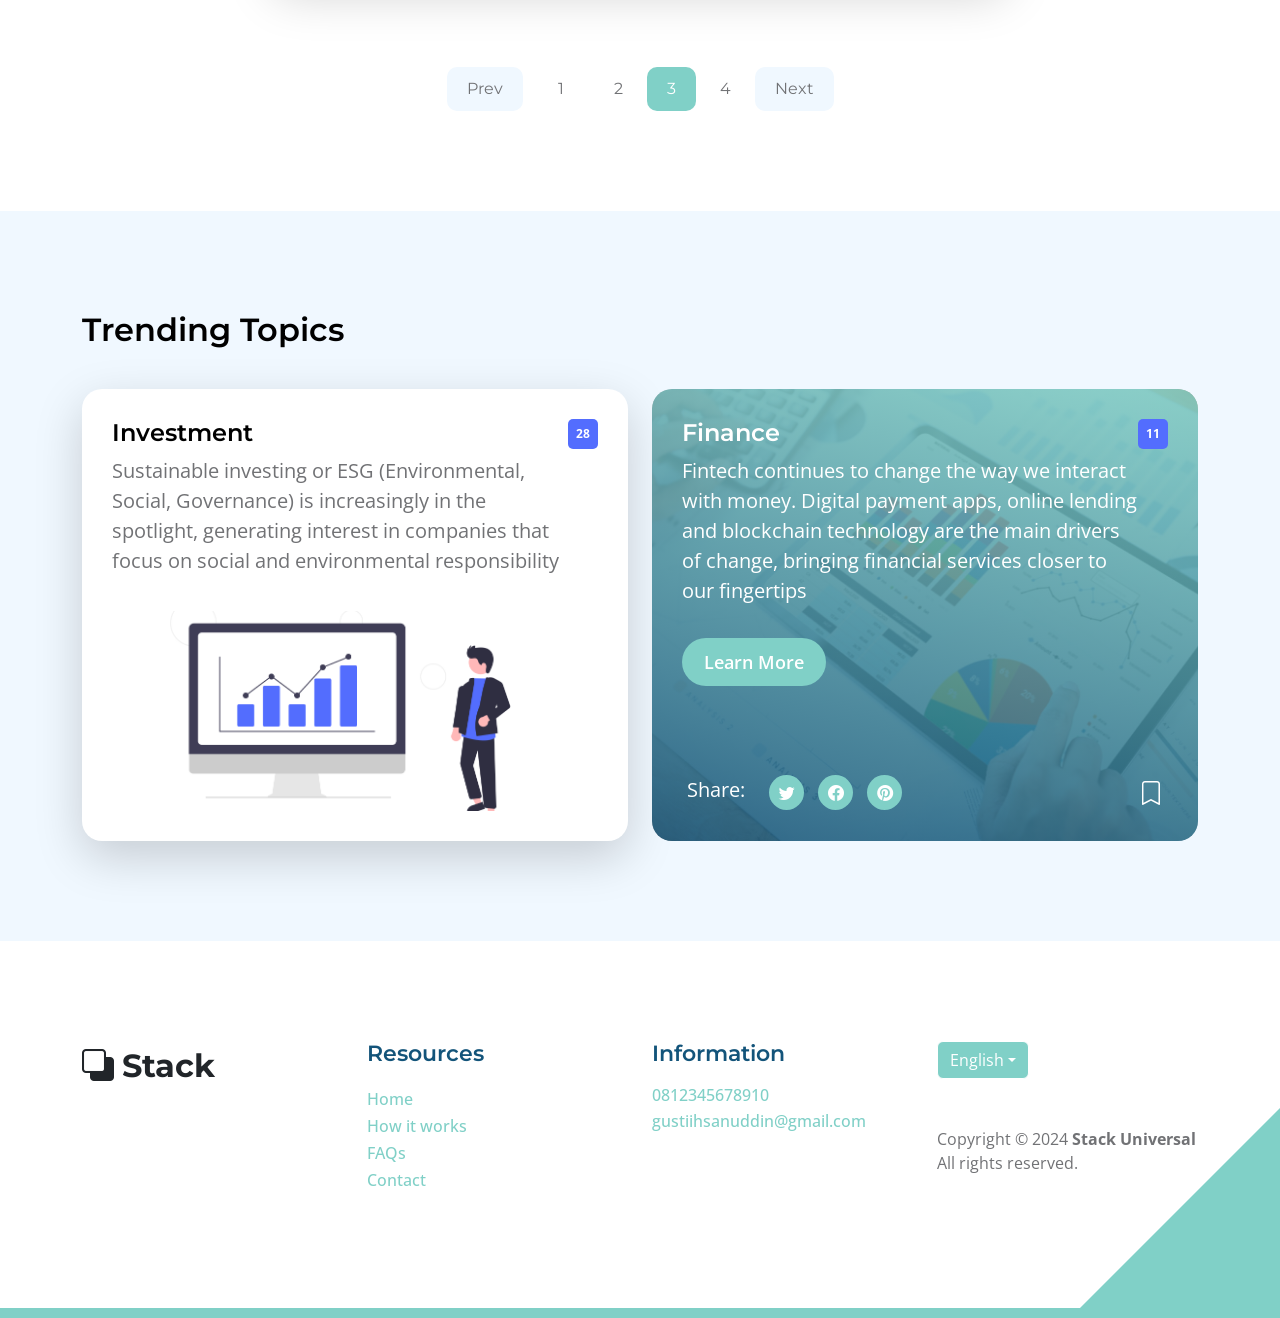
<file: rizks-listing-3.html>
<!doctype html>
<html lang="en">
    <head>
        <meta charset="utf-8">
        <meta name="viewport" content="width=device-width, initial-scale=1">

        <meta name="description" content="">
        <meta name="author" content="">

        <title>Listing Page</title>
        <link rel="icon" type="image/x-icon" href="images/FREEZESTACK__2_-removebg-preview.png">

        <!-- CSS FILES -->        
        <link rel="preconnect" href="https://fonts.googleapis.com">
        
        <link rel="preconnect" href="https://fonts.gstatic.com" crossorigin>

        <link href="https://fonts.googleapis.com/css2?family=Montserrat:wght@500;600;700&family=Open+Sans&display=swap" rel="stylesheet">
                        
        <link href="css/bootstrap.min.css" rel="stylesheet">

        <link href="css/bootstrap-icons.css" rel="stylesheet">

        <link href="css/templatemo-topic-listing.css" rel="stylesheet">

    </head>
    
    <body class="topics-listing-page" id="top">

        <main>

            <nav class="navbar navbar-expand-lg">
                <div class="container">
                    <a class="navbar-brand" href="index.html">
                        <i class="bi-back"></i>
                        <span>Stack</span>
                    </a>

                    <div class="d-lg-none ms-auto me-4">
                        <a href="#top" class="navbar-icon bi-person smoothscroll"></a>
                    </div>
    
                    <button class="navbar-toggler" type="button" data-bs-toggle="collapse" data-bs-target="#navbarNav" aria-controls="navbarNav" aria-expanded="false" aria-label="Toggle navigation">
                        <span class="navbar-toggler-icon"></span>
                    </button>
    
                    <div class="collapse navbar-collapse" id="navbarNav">
                        <ul class="navbar-nav ms-lg-5 me-lg-auto">
                            <li class="nav-item">
                                <a class="nav-link click-scroll" href="index.html#section_1">Home</a>
                            </li>

                            <li class="nav-item">
                                <a class="nav-link click-scroll" href="index.html#section_2">Browse Stack</a>
                            </li>
    
                            <li class="nav-item">
                                <a class="nav-link click-scroll" href="index.html#section_3">How it works</a>
                            </li>

                            <li class="nav-item">
                                <a class="nav-link click-scroll" href="index.html#section_4">FAQs</a>
                            </li>
    
                            <li class="nav-item">
                                <a class="nav-link click-scroll" href="index.html#section_5">Contact</a>
                            </li>

                            <li class="nav-item dropdown">
                                <a class="nav-link dropdown-toggle" href="#section_5" id="navbarLightDropdownMenuLink" role="button" data-bs-toggle="dropdown" aria-expanded="false">Pages</a>

                                <ul class="dropdown-menu dropdown-menu-light" aria-labelledby="navbarLightDropdownMenuLink">
                                    <li><a class="dropdown-item active" href="rizks-listing.html">Topics Stack</a></li>

                                    <li><a class="dropdown-item" href="contact.html">Contact Form</a></li>
                                </ul>
                            </li>
                        </ul>

                        <div class="d-none d-lg-block">
                            <a href="#top" class="navbar-icon bi-person smoothscroll"></a>
                        </div>
                    </div>
                </div>
            </nav>


            <header class="site-header d-flex flex-column justify-content-center align-items-center">
                <div class="container">
                    <div class="row align-items-center">

                        <div class="col-lg-5 col-12">
                            <nav aria-label="breadcrumb">
                                <ol class="breadcrumb">
                                    <li class="breadcrumb-item"><a href="index.html">Homepage</a></li>

                                    <li class="breadcrumb-item active" aria-current="page">Topics Stack</li>
                                </ol>
                            </nav>

                            <h2 class="text-white">Topics Stack</h2>
                        </div>

                    </div>
                </div>
            </header>


            <section class="section-padding">
                <div class="container">
                    <div class="row">

                        <div class="col-lg-12 col-12 text-center">
                            <h3 class="mb-4">Popular Topics</h3>
                        </div>

                        <div class="col-lg-8 col-12 mt-3 mx-auto">
                            <div class="custom-block custom-block-topics-listing bg-white shadow-lg mb-5">
                                <div class="d-flex">
                                    <img src="images/topics/colleagues-working-cozy-office-medium-shot.png" class="custom-block-image img-fluid" alt="">

                                    <div class="custom-block-topics-listing-info d-flex">
                                        <div>
                                            <h5 class="mb-2">Logo Design</h5>

                                            <p class="mb-0">Design a logo that reflects your unique identity. Make a memorable first impression with an elegant and innovative design</p>

                                            <a href="rizks-detail.html" class="btn custom-btn mt-3 mt-lg-4">Learn More</a>
                                        </div>

                                        <span class="badge bg-design rounded-pill ms-auto">7</span>
                                    </div>
                                </div>
                            </div>

                            <div class="custom-block custom-block-topics-listing bg-white shadow-lg mb-5">
                                <div class="d-flex">
                                    <img src="images/topics/undraw_viral_tweet_gndb.png" class="custom-block-image img-fluid" alt="">

                                    <div class="custom-block-topics-listing-info d-flex">
                                        <div>
                                            <h5 class="mb-2">Viral Tweet</h5>

                                            <p class="mb-0">"What's your go-to motivational song? Share your motivational playlist in this thread! 🎶 #MusicSaturday"</p>

                                            <a href="rizks-detail.html" class="btn custom-btn mt-3 mt-lg-4">Learn More</a>
                                        </div>

                                        <span class="badge bg-advertising rounded-pill ms-auto">55</span>
                                    </div>
                                </div>
                            </div>

                            <div class="custom-block custom-block-topics-listing bg-white shadow-lg mb-5">
                                <div class="d-flex">
                                    <img src="images/topics/undraw_Compose_music_re_wpiw.png" class="custom-block-image img-fluid" alt="">

                                    <div class="custom-block-topics-listing-info d-flex">
                                        <div>
                                            <h5 class="mb-2">Composing Song</h5>

                                            <p class="mb-0">Songwriting is an emotional journey through melody and words. Like putting together a puzzle of emotions, composing a song brings the nuances of the heart into unspoken harmonies and lyrics</p>

                                            <a href="rizks-detail.html" class="btn custom-btn mt-3 mt-lg-4">Learn More</a>
                                        </div>

                                        <span class="badge bg-music rounded-pill ms-auto">17</span>
                                    </div>
                                </div>
                            </div>
                        </div>

                        <div class="col-lg-12 col-12">
                            <nav aria-label="Page navigation example">
                                <ul class="pagination justify-content-center mb-0">
                                    <li class="page-item">
                                        <a class="page-link" href="rizks-listing-2.html" aria-label="Previous">
                                            <span aria-hidden="true">Prev</span>
                                        </a>
                                    </li>

                                    <li  aria-current="page">
                                        <a class="page-link" href="rizks-listing.html">1</a>
                                    </li>
                                    
                                    <li  aria-current="page">
                                        <a class="page-link" href="rizks-listing-2.html">2</a>
                                        <li class="page-item active" aria-current="page" >
                                            <a class="page-link" href="rizks-listing-3.html">3</a>
                                        </li>
    
                                        <li class="page-item">
                                            <a class="page-link" href="rizks-listing-4-1.html">4</a>
                                        </li>
                                        
                                        <li class="page-item">
                                            <a class="page-link" href="rizks-listing-4-1.html" aria-label="Next">
                                                <span aria-hidden="true">Next</span>
                                            </a>
                                        </li>
                                    </ul>
                                </nav>
                            </div>
    
                        </div>
                    </div>
                </section>
    
    
                <section class="section-padding section-bg">
                    <div class="container">
                        <div class="row">
    
                            <div class="col-lg-12 col-12">
                                <h3 class="mb-4">Trending Topics</h3>
                            </div>
    
                            <div class="col-lg-6 col-md-6 col-12 mt-3 mb-4 mb-lg-0">
                                <div class="custom-block bg-white shadow-lg">
                                    <a href="rizks-detail.html">
                                        <div class="d-flex">
                                            <div>
                                                <h5 class="mb-2">Investment</h5>
    
                                                <p class="mb-0">Sustainable investing or ESG (Environmental, Social, Governance) is increasingly in the spotlight, generating interest in companies that focus on social and environmental responsibility</p>
                                            </div>
    
                                            <span class="badge bg-finance rounded-pill ms-auto">28</span>
                                        </div>
    
                                        <img src="images/topics/undraw_Finance_re_gnv2.png" class="custom-block-image img-fluid" alt="">
                                    </a>
                                </div>
                            </div>
    
                            <div class="col-lg-6 col-md-6 col-12 mt-lg-3">
                                <div class="custom-block custom-block-overlay">
                                    <div class="d-flex flex-column h-100">
                                        <img src="images/businesswoman-using-tablet-analysis.jpg" class="custom-block-image img-fluid" alt="">
    
                                        <div class="custom-block-overlay-text d-flex">
                                            <div>
                                                <h5 class="text-white mb-2">Finance</h5>
    
                                                <p class="text-white">Fintech continues to change the way we interact with money. Digital payment apps, online lending and blockchain technology are the main drivers of change, bringing financial services closer to our fingertips</p>
    
                                                <a href="rizks-detail.html" class="btn custom-btn mt-2 mt-lg-3">Learn More</a>
                                            </div>
    
                                            <span class="badge bg-finance rounded-pill ms-auto">11</span>
                                        </div>
    
                                        <div class="social-share d-flex">
                                            <p class="text-white me-4">Share:</p>
    
                                            <ul class="social-icon">
                                                <li class="social-icon-item">
                                                    <a href="https://twitter.com/rizkwya" target="_blank" class="social-icon-link bi-twitter"></a>
                                                </li>
    
                                                <li class="social-icon-item">
                                                    <a href="https://www.facebook.com/profile.php?id=100055165160345" target="_blank" class="social-icon-link bi-facebook"></a>
                                                </li>
    
                                                <li class="social-icon-item">
                                                    <a href="https://id.pinterest.com/" target="_blank" class="social-icon-link bi-pinterest"></a>
                                                </li>
                                            </ul>
    
                                            <a href="#" class="custom-icon bi-bookmark ms-auto"></a>
                                        </div>
    
                                        <div class="section-overlay"></div>
                                    </div>
                                </div>
                            </div>
    
                        </div>
                    </div>
                </section>
            </main>
    
            <footer class="site-footer section-padding">
                <div class="container">
                    <div class="row">
    
                        <div class="col-lg-3 col-12 mb-4 pb-2">
                            <a class="navbar-brand mb-2" href="index.html">
                                <i class="bi-back"></i>
                                <span>Stack</span>
                            </a>
                        </div>
    
                        <div class="col-lg-3 col-md-4 col-6">
                            <h6 class="site-footer-title mb-3">Resources</h6>
    
                            <ul class="site-footer-links">
                                <li class="site-footer-link-item">
                                    <a href="index.html#section_1" class="site-footer-link">Home</a>
                                </li>
    
                                <li class="site-footer-link-item">
                                    <a href="index.html#section_3" class="site-footer-link">How it works</a>
                                </li>
    
                                <li class="site-footer-link-item">
                                    <a href="index.html#section_4" class="site-footer-link">FAQs</a>
                                </li>
    
                                <li class="site-footer-link-item">
                                    <a href="contact.html" class="site-footer-link">Contact</a>
                                </li>
                            </ul>
                        </div>
    
                        <div class="col-lg-3 col-md-4 col-6 mb-4 mb-lg-0">
                            <h6 class="site-footer-title mb-3">Information</h6>
    
                            <p class="text-white d-flex mb-1">
                                <a href="https://api.whatsapp.com/send/?phone=6212345678910&text&type=phone_number&app_absent=0" target="_blank" class="site-footer-link">
                                    0812345678910
                                </a>
                            </p>
    
                            <p class="text-white d-flex">
                                <a href="mailto:gustiihsanuddin@gmail.com" class="site-footer-link">
                                    gustiihsanuddin@gmail.com
                                </a>
                            </p>
                        </div>
    
                        <div class="col-lg-3 col-md-4 col-12 mt-4 mt-lg-0 ms-auto">
                            <div class="dropdown">
                                <button class="btn btn-secondary dropdown-toggle" type="button" data-bs-toggle="dropdown" aria-expanded="false">
                                English</button>
    
                                <ul class="dropdown-menu">
                                    <li><button class="dropdown-item" type="button">Thai</button></li>
    
                                    <li><button class="dropdown-item" type="button">Myanmar</button></li>
    
                                    <li><button class="dropdown-item" type="button">Arabic</button></li>
                                </ul>
                            </div>
    
                            <p class="copyright-text mt-lg-5 mt-4">Copyright © 2024 <strong>Stack Universal</strong><br>All rights reserved.
                            
                        </div>
    
                    </div>
                </div>
            </footer>
    
            <!-- JAVASCRIPT FILES -->
            <script src="js/jquery.min.js"></script>
            <script src="js/bootstrap.bundle.min.js"></script>
            <script src="js/jquery.sticky.js"></script>
            <script src="js/custom.js"></script>
    
        </body>
    </html>
</file>
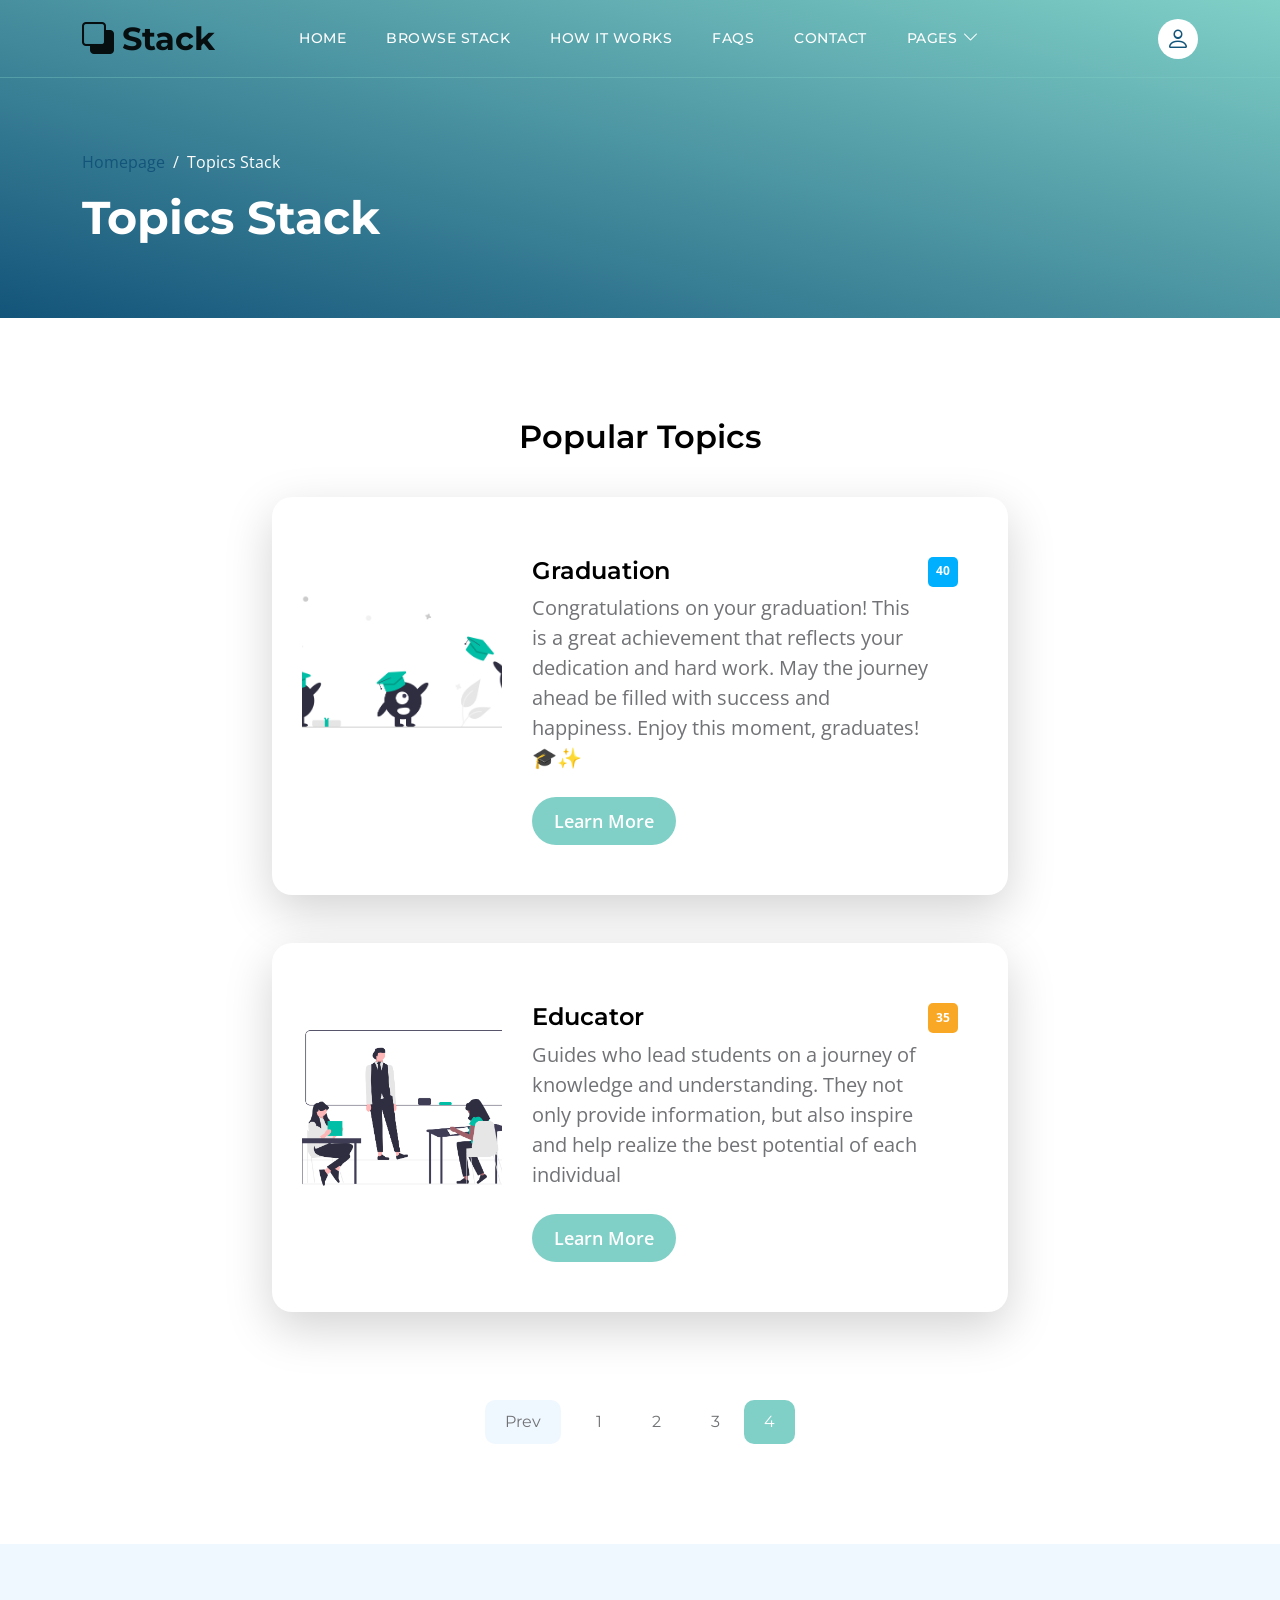
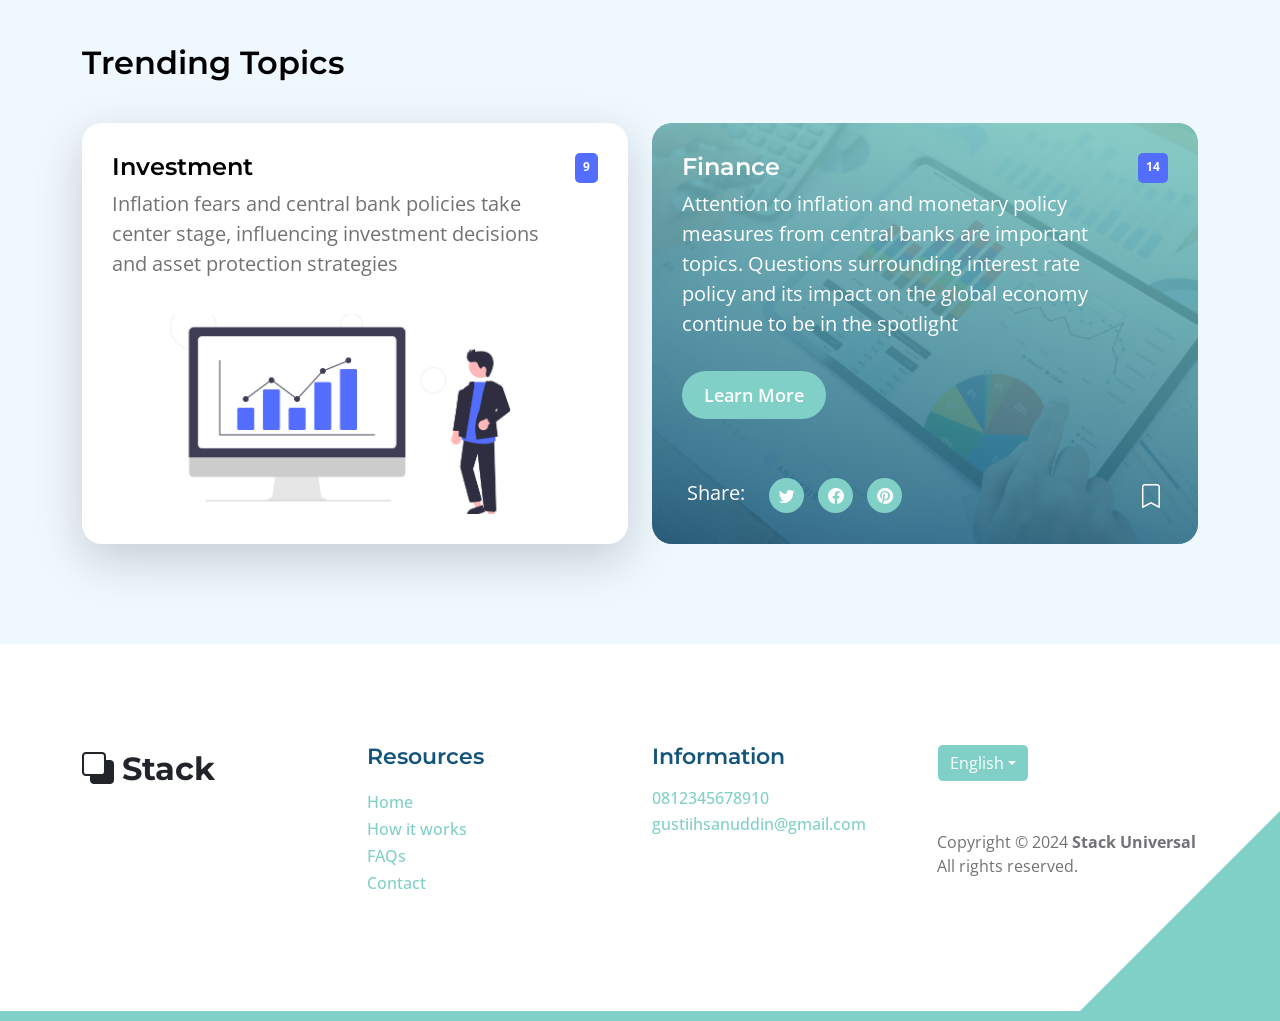
<file: rizks-listing-4-1.html>
<!doctype html>
<html lang="en">
    <head>
        <meta charset="utf-8">
        <meta name="viewport" content="width=device-width, initial-scale=1">

        <meta name="description" content="">
        <meta name="author" content="">

        <title>Listing Page</title>
        <link rel="icon" type="image/x-icon" href="images/FREEZESTACK__2_-removebg-preview.png">

        <!-- CSS FILES -->        
        <link rel="preconnect" href="https://fonts.googleapis.com">
        
        <link rel="preconnect" href="https://fonts.gstatic.com" crossorigin>

        <link href="https://fonts.googleapis.com/css2?family=Montserrat:wght@500;600;700&family=Open+Sans&display=swap" rel="stylesheet">
                        
        <link href="css/bootstrap.min.css" rel="stylesheet">

        <link href="css/bootstrap-icons.css" rel="stylesheet">

        <link href="css/templatemo-topic-listing.css" rel="stylesheet">

    </head>
    
    <body class="topics-listing-page" id="top">

        <main>

            <nav class="navbar navbar-expand-lg">
                <div class="container">
                    <a class="navbar-brand" href="index.html">
                        <i class="bi-back"></i>
                        <span>Stack</span>
                    </a>

                    <div class="d-lg-none ms-auto me-4">
                        <a href="#top" class="navbar-icon bi-person smoothscroll"></a>
                    </div>
    
                    <button class="navbar-toggler" type="button" data-bs-toggle="collapse" data-bs-target="#navbarNav" aria-controls="navbarNav" aria-expanded="false" aria-label="Toggle navigation">
                        <span class="navbar-toggler-icon"></span>
                    </button>
    
                    <div class="collapse navbar-collapse" id="navbarNav">
                        <ul class="navbar-nav ms-lg-5 me-lg-auto">
                            <li class="nav-item">
                                <a class="nav-link click-scroll" href="index.html#section_1">Home</a>
                            </li>

                            <li class="nav-item">
                                <a class="nav-link click-scroll" href="index.html#section_2">Browse Stack</a>
                            </li>
    
                            <li class="nav-item">
                                <a class="nav-link click-scroll" href="index.html#section_3">How it works</a>
                            </li>

                            <li class="nav-item">
                                <a class="nav-link click-scroll" href="index.html#section_4">FAQs</a>
                            </li>
    
                            <li class="nav-item">
                                <a class="nav-link click-scroll" href="index.html#section_5">Contact</a>
                            </li>

                            <li class="nav-item dropdown">
                                <a class="nav-link dropdown-toggle" href="#section_5" id="navbarLightDropdownMenuLink" role="button" data-bs-toggle="dropdown" aria-expanded="false">Pages</a>

                                <ul class="dropdown-menu dropdown-menu-light" aria-labelledby="navbarLightDropdownMenuLink">
                                    <li><a class="dropdown-item active" href="rizks-listing.html">Topics Stack</a></li>

                                    <li><a class="dropdown-item" href="contact.html">Contact Form</a></li>
                                </ul>
                            </li>
                        </ul>

                        <div class="d-none d-lg-block">
                            <a href="#top" class="navbar-icon bi-person smoothscroll"></a>
                        </div>
                    </div>
                </div>
            </nav>


            <header class="site-header d-flex flex-column justify-content-center align-items-center">
                <div class="container">
                    <div class="row align-items-center">

                        <div class="col-lg-5 col-12">
                            <nav aria-label="breadcrumb">
                                <ol class="breadcrumb">
                                    <li class="breadcrumb-item"><a href="index.html">Homepage</a></li>

                                    <li class="breadcrumb-item active" aria-current="page">Topics Stack</li>
                                </ol>
                            </nav>

                            <h2 class="text-white">Topics Stack</h2>
                        </div>

                    </div>
                </div>
            </header>


            <section class="section-padding">
                <div class="container">
                    <div class="row">

                        <div class="col-lg-12 col-12 text-center">
                            <h3 class="mb-4">Popular Topics</h3>
                        </div>

                        <div class="col-lg-8 col-12 mt-3 mx-auto">
                            <div class="custom-block custom-block-topics-listing bg-white shadow-lg mb-5">
                                <div class="d-flex">
                                    <img src="images/topics/undraw_Graduation_re_gthn.png" class="custom-block-image img-fluid" alt="">

                                    <div class="custom-block-topics-listing-info d-flex">
                                        <div>
                                            <h5 class="mb-2">Graduation</h5>

                                            <p class="mb-0">Congratulations on your graduation! This is a great achievement that reflects your dedication and hard work. May the journey ahead be filled with success and happiness. Enjoy this moment, graduates! 🎓✨</p>

                                            <a href="rizks-detail.html" class="btn custom-btn mt-3 mt-lg-4">Learn More</a>
                                        </div>

                                        <span class="badge bg-design rounded-pill ms-auto">40</span>
                                    </div>
                                </div>
                            </div>

                            <div class="custom-block custom-block-topics-listing bg-white shadow-lg mb-5">
                                <div class="d-flex">
                                    <img src="images/topics/undraw_Educator_re_ju47.png" class="custom-block-image img-fluid" alt="">
                                   <div class="custom-block-topics-listing-info d-flex">
                                        <div>
                                            <h5 class="mb-2">Educator</h5>
                                            <p class="mb-0">Guides who lead students on a journey of knowledge and understanding. They not only provide information, but also inspire and help realize the best potential of each individual</p>

                                            <a href="rizks-detail.html" class="btn custom-btn mt-3 mt-lg-4">Learn More</a>
                                        </div>


                                        <span class="badge bg-music rounded-pill ms-auto">35</span>
                                    </div>
                                </div>
                            </div>
                        </div>

                        <div class="col-lg-12 col-12">
                            <nav aria-label="Page navigation example">
                                <ul class="pagination justify-content-center mb-0">
                                    <li class="page-item">
                                        <a class="page-link" href="rizks-listing-3.html" aria-label="Previous">
                                            <span aria-hidden="true">Prev</span>
                                        </a>
                                    </li>

                                    <li  aria-current="page">
                                        <a class="page-link" href="rizks-listing.html">1</a>
                                    </li>
                                    
                                    <li  aria-current="page">
                                        <a class="page-link" href="rizks-listing-2.html">2</a>
                                        <li  aria-current="page" >
                                            <a class="page-link" href="rizks-listing-3.html">3</a>
                                        </li>
    
                                        <li class="page-item active" aria-current="page">
                                            <a class="page-link" href="rizks-listing-4-1.html">4</a>
                                        </li>
                                        
                                        <li class="page-item">
                                            </a>
                                        </li>
                                    </ul>
                                </nav>
                            </div>
    
                        </div>
                    </div>
                </section>
    
    
                <section class="section-padding section-bg">
                    <div class="container">
                        <div class="row">
    
                            <div class="col-lg-12 col-12">
                                <h3 class="mb-4">Trending Topics</h3>
                            </div>
    
                            <div class="col-lg-6 col-md-6 col-12 mt-3 mb-4 mb-lg-0">
                                <div class="custom-block bg-white shadow-lg">
                                    <a href="rizks-detail.html">
                                        <div class="d-flex">
                                            <div>
                                                <h5 class="mb-2">Investment</h5>
    
                                                <p class="mb-0">Inflation fears and central bank policies take center stage, influencing investment decisions and asset protection strategies</p>
                                            </div>
    
                                            <span class="badge bg-finance rounded-pill ms-auto">9</span>
                                        </div>
    
                                        <img src="images/topics/undraw_Finance_re_gnv2.png" class="custom-block-image img-fluid" alt="">
                                    </a>
                                </div>
                            </div>
    
                            <div class="col-lg-6 col-md-6 col-12 mt-lg-3">
                                <div class="custom-block custom-block-overlay">
                                    <div class="d-flex flex-column h-100">
                                        <img src="images/businesswoman-using-tablet-analysis.jpg" class="custom-block-image img-fluid" alt="">
    
                                        <div class="custom-block-overlay-text d-flex">
                                            <div>
                                                <h5 class="text-white mb-2">Finance</h5>
    
                                                <p class="text-white">Attention to inflation and monetary policy measures from central banks are important topics. Questions surrounding interest rate policy and its impact on the global economy continue to be in the spotlight</p>
    
                                                <a href="rizks-detail.html" class="btn custom-btn mt-2 mt-lg-3">Learn More</a>
                                            </div>
    
                                            <span class="badge bg-finance rounded-pill ms-auto">14</span>
                                        </div>
    
                                        <div class="social-share d-flex">
                                            <p class="text-white me-4">Share:</p>
    
                                            <ul class="social-icon">
                                                <li class="social-icon-item">
                                                    <a href="https://twitter.com/rizkwya" target="_blank" class="social-icon-link bi-twitter"></a>
                                                </li>
    
                                                <li class="social-icon-item">
                                                    <a href="https://www.facebook.com/profile.php?id=100055165160345" target="_blank" class="social-icon-link bi-facebook"></a>
                                                </li>
    
                                                <li class="social-icon-item">
                                                    <a href="https://id.pinterest.com/" target="_blank" class="social-icon-link bi-pinterest"></a>
                                                </li>
                                            </ul>
    
                                            <a href="#" class="custom-icon bi-bookmark ms-auto"></a>
                                        </div>
    
                                        <div class="section-overlay"></div>
                                    </div>
                                </div>
                            </div>
    
                        </div>
                    </div>
                </section>
            </main>
    
            <footer class="site-footer section-padding">
                <div class="container">
                    <div class="row">
    
                        <div class="col-lg-3 col-12 mb-4 pb-2">
                            <a class="navbar-brand mb-2" href="index.html">
                                <i class="bi-back"></i>
                                <span>Stack</span>
                            </a>
                        </div>
    
                        <div class="col-lg-3 col-md-4 col-6">
                            <h6 class="site-footer-title mb-3">Resources</h6>
    
                            <ul class="site-footer-links">
                                <li class="site-footer-link-item">
                                    <a href="index.html#section_1" class="site-footer-link">Home</a>
                                </li>
    
                                <li class="site-footer-link-item">
                                    <a href="index.html#section_3" class="site-footer-link">How it works</a>
                                </li>
    
                                <li class="site-footer-link-item">
                                    <a href="index.html#section_4" class="site-footer-link">FAQs</a>
                                </li>
    
                                <li class="site-footer-link-item">
                                    <a href="contact.html" class="site-footer-link">Contact</a>
                                </li>
                            </ul>
                        </div>
    
                        <div class="col-lg-3 col-md-4 col-6 mb-4 mb-lg-0">
                            <h6 class="site-footer-title mb-3">Information</h6>
    
                            <p class="text-white d-flex mb-1">
                                <a href="https://api.whatsapp.com/send/?phone=6212345678910&text&type=phone_number&app_absent=0" target="_blank" class="site-footer-link">
                                    0812345678910
                                </a>
                            </p>
    
                            <p class="text-white d-flex">
                                <a href="mailto:gustiihsanuddin@gmail.com" class="site-footer-link">
                                    gustiihsanuddin@gmail.com
                                </a>
                            </p>
                        </div>
    
                        <div class="col-lg-3 col-md-4 col-12 mt-4 mt-lg-0 ms-auto">
                            <div class="dropdown">
                                <button class="btn btn-secondary dropdown-toggle" type="button" data-bs-toggle="dropdown" aria-expanded="false">
                                English</button>
                            </div>
    
                            <p class="copyright-text mt-lg-5 mt-4">Copyright © 2024 <strong>Stack Universal</strong><br>All rights reserved.
                            
                        </div>
    
                    </div>
                </div>
            </footer>
    
            <!-- JAVASCRIPT FILES -->
            <script src="js/jquery.min.js"></script>
            <script src="js/bootstrap.bundle.min.js"></script>
            <script src="js/jquery.sticky.js"></script>
            <script src="js/custom.js"></script>
    
        </body>
    </html>
</file>
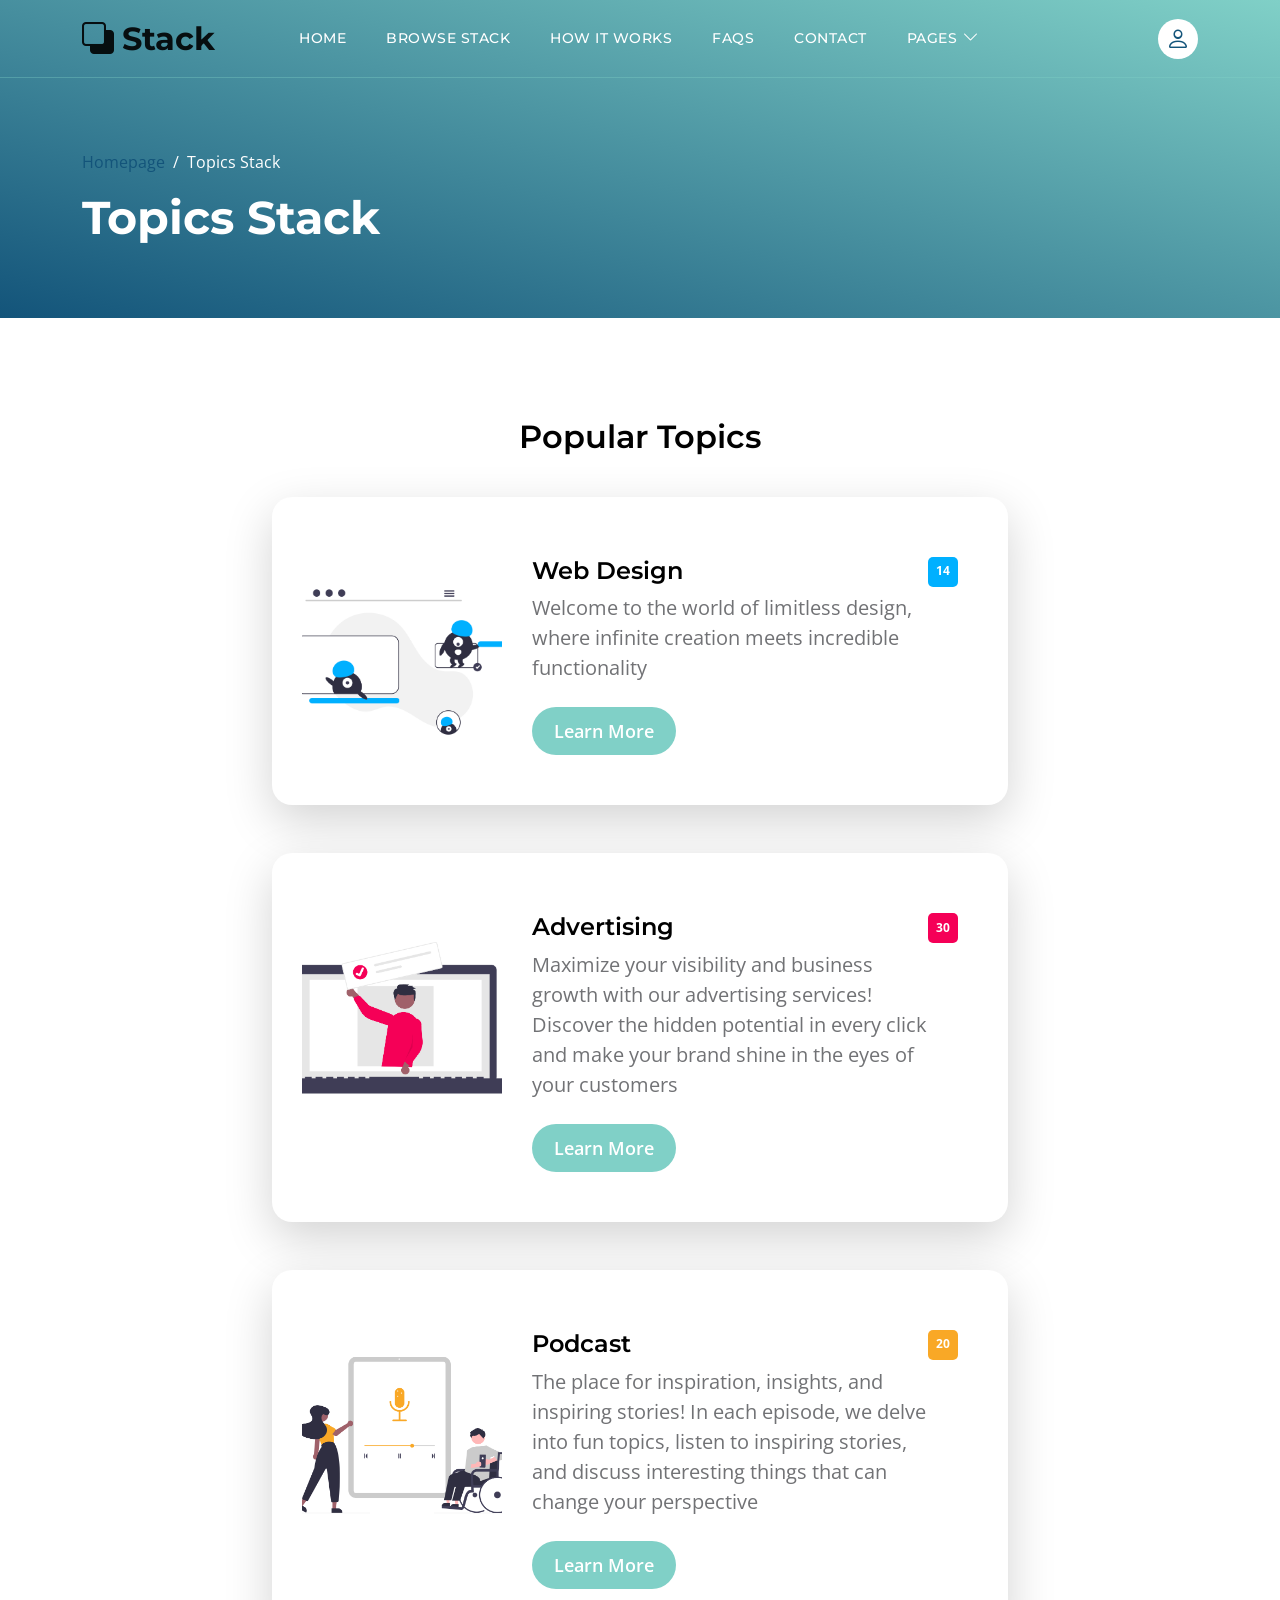
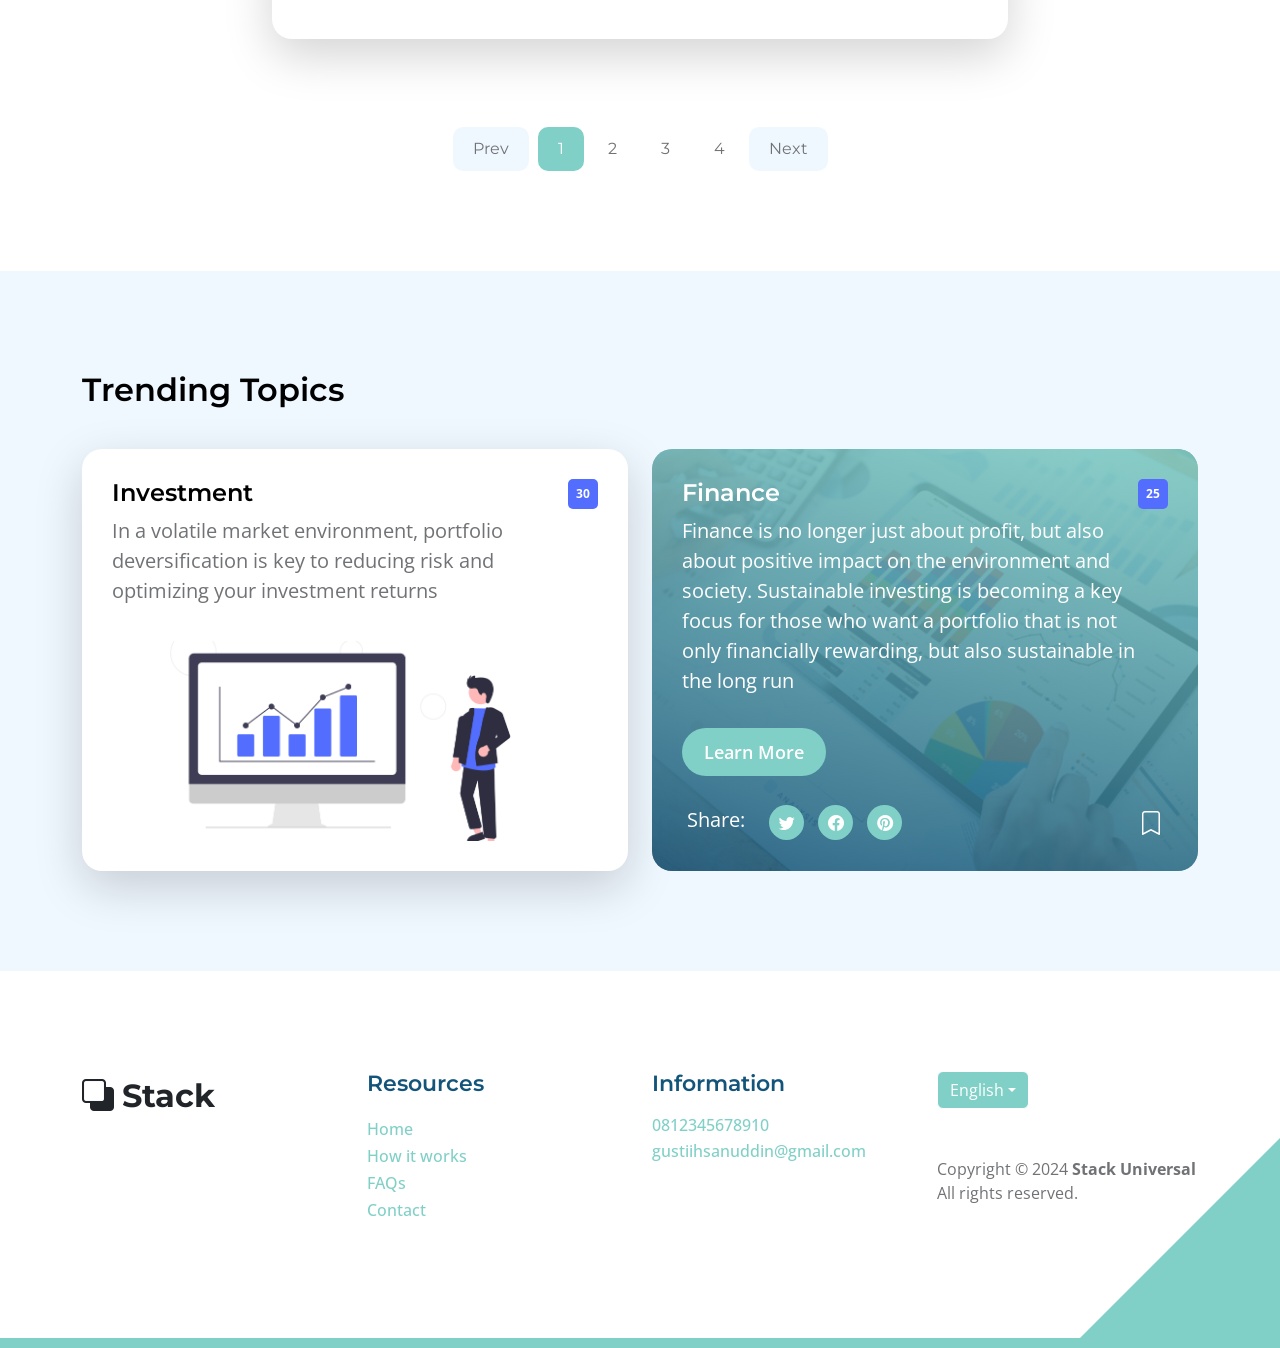
<file: rizks-listing.html>
<!doctype html>
<html lang="en">
    <head>
        <meta charset="utf-8">
        <meta name="viewport" content="width=device-width, initial-scale=1">

        <meta name="description" content="">
        <meta name="author" content="">

        <title>Listing Page</title>
        <link rel="icon" type="image/x-icon" href="images/FREEZESTACK__2_-removebg-preview.png">

        <!-- CSS FILES -->        
        <link rel="preconnect" href="https://fonts.googleapis.com">
        
        <link rel="preconnect" href="https://fonts.gstatic.com" crossorigin>

        <link href="https://fonts.googleapis.com/css2?family=Montserrat:wght@500;600;700&family=Open+Sans&display=swap" rel="stylesheet">
                        
        <link href="css/bootstrap.min.css" rel="stylesheet">

        <link href="css/bootstrap-icons.css" rel="stylesheet">

        <link href="css/templatemo-topic-listing.css" rel="stylesheet">

    </head>
    
    <body class="topics-listing-page" id="top">

        <main>

            <nav class="navbar navbar-expand-lg">
                <div class="container">
                    <a class="navbar-brand" href="index.html">
                        <i class="bi-back"></i>
                        <span>Stack</span>
                    </a>

                    <div class="d-lg-none ms-auto me-4">
                        <a href="#top" class="navbar-icon bi-person smoothscroll"></a>
                    </div>
    
                    <button class="navbar-toggler" type="button" data-bs-toggle="collapse" data-bs-target="#navbarNav" aria-controls="navbarNav" aria-expanded="false" aria-label="Toggle navigation">
                        <span class="navbar-toggler-icon"></span>
                    </button>
    
                    <div class="collapse navbar-collapse" id="navbarNav">
                        <ul class="navbar-nav ms-lg-5 me-lg-auto">
                            <li class="nav-item">
                                <a class="nav-link click-scroll" href="index.html#section_1">Home</a>
                            </li>

                            <li class="nav-item">
                                <a class="nav-link click-scroll" href="index.html#section_2">Browse Stack</a>
                            </li>
    
                            <li class="nav-item">
                                <a class="nav-link click-scroll" href="index.html#section_3">How it works</a>
                            </li>

                            <li class="nav-item">
                                <a class="nav-link click-scroll" href="index.html#section_4">FAQs</a>
                            </li>
    
                            <li class="nav-item">
                                <a class="nav-link click-scroll" href="index.html#section_5">Contact</a>
                            </li>

                            <li class="nav-item dropdown">
                                <a class="nav-link dropdown-toggle" href="#section_5" id="navbarLightDropdownMenuLink" role="button" data-bs-toggle="dropdown" aria-expanded="false">Pages</a>

                                <ul class="dropdown-menu dropdown-menu-light" aria-labelledby="navbarLightDropdownMenuLink">
                                    <li><a class="dropdown-item active" href="rizks-listing.html">Topics Stack</a></li>

                                    <li><a class="dropdown-item" href="contact.html">Contact Form</a></li>
                                </ul>
                            </li>
                        </ul>

                        <div class="d-none d-lg-block">
                            <a href="#top" class="navbar-icon bi-person smoothscroll"></a>
                        </div>
                    </div>
                </div>
            </nav>


            <header class="site-header d-flex flex-column justify-content-center align-items-center">
                <div class="container">
                    <div class="row align-items-center">

                        <div class="col-lg-5 col-12">
                            <nav aria-label="breadcrumb">
                                <ol class="breadcrumb">
                                    <li class="breadcrumb-item"><a href="index.html">Homepage</a></li>

                                    <li class="breadcrumb-item active" aria-current="page">Topics Stack</li>
                                </ol>
                            </nav>

                            <h2 class="text-white">Topics Stack</h2>
                        </div>

                    </div>
                </div>
            </header>


            <section class="section-padding">
                <div class="container">
                    <div class="row">

                        <div class="col-lg-12 col-12 text-center">
                            <h3 class="mb-4">Popular Topics</h3>
                        </div>

                        <div class="col-lg-8 col-12 mt-3 mx-auto">
                            <div class="custom-block custom-block-topics-listing bg-white shadow-lg mb-5">
                                <div class="d-flex">
                                    <img src="images/topics/undraw_Remote_design_team_re_urdx.png" class="custom-block-image img-fluid" alt="">

                                    <div class="custom-block-topics-listing-info d-flex">
                                        <div>
                                            <h5 class="mb-2">Web Design</h5>

                                            <p class="mb-0">Welcome to the world of limitless design, where infinite creation meets incredible functionality</p>

                                            <a href="rizks-detail.html" class="btn custom-btn mt-3 mt-lg-4">Learn More</a>
                                        </div>

                                        <span class="badge bg-design rounded-pill ms-auto">14</span>
                                    </div>
                                </div>
                            </div>

                            <div class="custom-block custom-block-topics-listing bg-white shadow-lg mb-5">
                                <div class="d-flex">
                                    <img src="images/topics/undraw_online_ad_re_ol62.png" class="custom-block-image img-fluid" alt="">

                                    <div class="custom-block-topics-listing-info d-flex">
                                        <div>
                                            <h5 class="mb-2">Advertising</h5>

                                            <p class="mb-0">Maximize your visibility and business growth with our advertising services! Discover the hidden potential in every click and make your brand shine in the eyes of your customers</p>

                                            <a href="rizks-detail.html" class="btn custom-btn mt-3 mt-lg-4">Learn More</a>
                                        </div>

                                        <span class="badge bg-advertising rounded-pill ms-auto">30</span>
                                    </div>
                                </div>
                            </div>

                            <div class="custom-block custom-block-topics-listing bg-white shadow-lg mb-5">
                                <div class="d-flex">
                                    <img src="images/topics/undraw_Podcast_audience_re_4i5q.png" class="custom-block-image img-fluid" alt="">

                                    <div class="custom-block-topics-listing-info d-flex">
                                        <div>
                                            <h5 class="mb-2">Podcast</h5>

                                            <p class="mb-0">The place for inspiration, insights, and inspiring stories! In each episode, we delve into fun topics, listen to inspiring stories, and discuss interesting things that can change your perspective</p>

                                            <a href="rizks-detail.html" class="btn custom-btn mt-3 mt-lg-4">Learn More</a>
                                        </div>

                                        <span class="badge bg-music rounded-pill ms-auto">20</span>
                                    </div>
                                </div>
                            </div>
                        </div>

                        <div class="col-lg-12 col-12">
                            <nav aria-label="Page navigation example">
                                <ul class="pagination justify-content-center mb-0">
                                    <li class="page-item">
                                        <a class="page-link" href="#" aria-label="Previous">
                                            <span aria-hidden="true">Prev</span>
                                        </a>
                                    </li>

                                    <li class="page-item active" aria-current="page">
                                        <a class="page-link" href="rizks-detail.html">1</a>
                                    </li>
                                    
                                    <li class="page-item">
                                        <a class="page-link" href="rizks-listing-2.html">2</a>
                                    </li>
                                    
                                    <li class="page-item">
                                        <a class="page-link" href="rizks-listing-3.html">3</a>
                                    </li>

                                    <li class="page-item">
                                        <a class="page-link" href="rizks-listing-4-1.html">4</a>
                                    </li>
                                    
                                    <li class="page-item">
                                        <a class="page-link" href="rizks-listing-2.html" aria-label="Next">
                                            <span aria-hidden="true">Next</span>
                                        </a>
                                    </li>
                                </ul>
                            </nav>
                        </div>

                    </div>
                </div>
            </section>


            <section class="section-padding section-bg">
                <div class="container">
                    <div class="row">

                        <div class="col-lg-12 col-12">
                            <h3 class="mb-4">Trending Topics</h3>
                        </div>

                        <div class="col-lg-6 col-md-6 col-12 mt-3 mb-4 mb-lg-0">
                            <div class="custom-block bg-white shadow-lg">
                                <a href="rizks-detail.html">
                                    <div class="d-flex">
                                        <div>
                                            <h5 class="mb-2">Investment</h5>

                                            <p class="mb-0">In a volatile market environment, portfolio deversification is key to reducing risk and optimizing your investment returns</p>
                                        </div>

                                        <span class="badge bg-finance rounded-pill ms-auto">30</span>
                                    </div>

                                    <img src="images/topics/undraw_Finance_re_gnv2.png" class="custom-block-image img-fluid" alt="">
                                </a>
                            </div>
                        </div>

                        <div class="col-lg-6 col-md-6 col-12 mt-lg-3">
                            <div class="custom-block custom-block-overlay">
                                <div class="d-flex flex-column h-100">
                                    <img src="images/businesswoman-using-tablet-analysis.jpg" class="custom-block-image img-fluid" alt="">

                                    <div class="custom-block-overlay-text d-flex">
                                        <div>
                                            <h5 class="text-white mb-2">Finance</h5>

                                            <p class="text-white">Finance is no longer just about profit, but also about positive impact on the environment and society. Sustainable investing is becoming a key focus for those who want a portfolio that is not only financially rewarding, but also sustainable in the long run</p>

                                            <a href="rizks-detail.html" class="btn custom-btn mt-2 mt-lg-3">Learn More</a>
                                        </div>

                                        <span class="badge bg-finance rounded-pill ms-auto">25</span>
                                    </div>

                                    <div class="social-share d-flex">
                                        <p class="text-white me-4">Share:</p>

                                        <ul class="social-icon">
                                            <li class="social-icon-item">
                                                <a href="https://twitter.com/rizkwya" target="_blank" class="social-icon-link bi-twitter"></a>
                                            </li>

                                            <li class="social-icon-item">
                                                <a href="https://www.facebook.com/profile.php?id=100055165160345" target="_blank" class="social-icon-link bi-facebook"></a>
                                            </li>

                                            <li class="social-icon-item">
                                                <a href="https://id.pinterest.com/" target="_blank" class="social-icon-link bi-pinterest"></a>
                                            </li>
                                        </ul>

                                        <a href="#" class="custom-icon bi-bookmark ms-auto"></a>
                                    </div>

                                    <div class="section-overlay"></div>
                                </div>
                            </div>
                        </div>

                    </div>
                </div>
            </section>
        </main>

		<footer class="site-footer section-padding">
            <div class="container">
                <div class="row">

                    <div class="col-lg-3 col-12 mb-4 pb-2">
                        <a class="navbar-brand mb-2" href="index.html">
                            <i class="bi-back"></i>
                            <span>Stack</span>
                        </a>
                    </div>

                    <div class="col-lg-3 col-md-4 col-6">
                        <h6 class="site-footer-title mb-3">Resources</h6>

                        <ul class="site-footer-links">
                            <li class="site-footer-link-item">
                                <a href="index.html#section_1" class="site-footer-link">Home</a>
                            </li>

                            <li class="site-footer-link-item">
                                <a href="index.html#section_3" class="site-footer-link">How it works</a>
                            </li>

                            <li class="site-footer-link-item">
                                <a href="index.html#section_4" class="site-footer-link">FAQs</a>
                            </li>

                            <li class="site-footer-link-item">
                                <a href="contact.html" class="site-footer-link">Contact</a>
                            </li>
                        </ul>
                    </div>

                    <div class="col-lg-3 col-md-4 col-6 mb-4 mb-lg-0">
                        <h6 class="site-footer-title mb-3">Information</h6>

                        <p class="text-white d-flex mb-1">
                            <a href="https://api.whatsapp.com/send/?phone=6212345678910&text&type=phone_number&app_absent=0" target="_blank" class="site-footer-link">
                                0812345678910
                            </a>
                        </p>

                        <p class="text-white d-flex">
                            <a href="mailto:gustiihsanuddin@gmail.com" target="_blank" class="site-footer-link">
                                gustiihsanuddin@gmail.com
                            </a>
                        </p>
                    </div>

                    <div class="col-lg-3 col-md-4 col-12 mt-4 mt-lg-0 ms-auto">
                        <div class="dropdown">
                            <button class="btn btn-secondary dropdown-toggle" type="button" data-bs-toggle="dropdown" aria-expanded="false">
                            English</button>
                        </div>

                        <p class="copyright-text mt-lg-5 mt-4">Copyright © 2024 <strong>Stack Universal</strong><br>All rights reserved.
                        
                    </div>

                </div>
            </div>
        </footer>

        <!-- JAVASCRIPT FILES -->
        <script src="js/jquery.min.js"></script>
        <script src="js/bootstrap.bundle.min.js"></script>
        <script src="js/jquery.sticky.js"></script>
        <script src="js/custom.js"></script>

    </body>
</html>
</file>
<file: css/templatemo-topic-listing.css>
/*---------------------------------------
  CUSTOM PROPERTIES ( VARIABLES )             
-----------------------------------------*/
:root {
  --white-color:                  #ffffff;
  --primary-color:                #13547a;
  --secondary-color:              #80d0c7;
  --section-bg-color:             #f0f8ff;
  --custom-btn-bg-color:          #80d0c7;
  --custom-btn-bg-hover-color:    #13547a;
  --dark-color:                   #000000;
  --p-color:                      #717275;
  --border-color:                 #7fffd4;
  --link-hover-color:             #13547a;

  --body-font-family:             'Open Sans', sans-serif;
  --title-font-family:            'Montserrat', sans-serif;

  --h1-font-size:                 58px;
  --h2-font-size:                 46px;
  --h3-font-size:                 32px;
  --h4-font-size:                 28px;
  --h5-font-size:                 24px;
  --h6-font-size:                 22px;
  --p-font-size:                  20px;
  --menu-font-size:               14px;
  --btn-font-size:                18px;
  --copyright-font-size:          16px;

  --border-radius-large:          100px;
  --border-radius-medium:         20px;
  --border-radius-small:          10px;

  --font-weight-normal:           400;
  --font-weight-medium:           500;
  --font-weight-semibold:         600;
  --font-weight-bold:             700;
}

body {
  background-color: var(--white-color);
  font-family: var(--body-font-family); 
  --sb-track-color: #232E33;
  --sb-thumb-color: #216383;
  --sb-size: 8px;

  scrollbar-color: var(--sb-thumb-color) 
                   var(--sb-track-color);
}

body::-webkit-scrollbar {
  width: var(--sb-size);
}

body::-webkit-scrollbar-track {
  background: var(--sb-track-color);
  border-radius: 0px;
}

body::-webkit-scrollbar-thumb {
  background: var(--sb-thumb-color);
  border-radius: 1px;
}


/*---------------------------------------
  TYPOGRAPHY               
-----------------------------------------*/

h2,
h3,
h4,
h5,
h6 {
  color: var(--dark-color);
}

h1,
h2,
h3,
h4,
h5,
h6 {
  font-family: var(--title-font-family); 
  font-weight: var(--font-weight-semibold);
}

h1 {
  font-size: var(--h1-font-size);
  font-weight: var(--font-weight-bold);
}

h2 {
  font-size: var(--h2-font-size);
  font-weight: var(--font-weight-bold);
}

h3 {
  font-size: var(--h3-font-size);
}

h4 {
  font-size: var(--h4-font-size);
}

h5 {
  font-size: var(--h5-font-size);
}

h6 {
  color: var(--primary-color);
  font-size: var(--h6-font-size);
}

p {
  color: var(--p-color);
  font-size: var(--p-font-size);
  font-weight: var(--font-weight-normal);
}

ul li {
  color: var(--p-color);
  font-size: var(--p-font-size);
  font-weight: var(--font-weight-normal);
}

a, 
button {
  touch-action: manipulation;
  transition: all 0.3s;
}

a {
  display: inline-block;
  color: var(--primary-color);
  text-decoration: none;
}

a:hover {
  color: var(--link-hover-color);
}

b,
strong {
  font-weight: var(--font-weight-bold);
}


/*---------------------------------------
  SECTION               
-----------------------------------------*/
.section-padding {
  padding-top: 100px;
  padding-bottom: 100px;
}

.section-bg {
  background-color: var(--section-bg-color);
}

.section-overlay {
  background-image: linear-gradient(15deg, #13547a 0%, #80d0c7 100%);
  position: absolute;
  top: 0;
  left: 0;
  pointer-events: none;
  width: 100%;
  height: 100%;
  opacity: 0.85;
}

.section-overlay + .container {
  position: relative;
}

.tab-content {
  background-color: var(--white-color);
  border-radius: var(--border-radius-medium);
}

.nav-tabs {
  border-bottom: 1px solid #ecf3f2;
  margin-bottom: 40px;
  justify-content: center;
}

.nav-tabs .nav-link {
  border-radius: 0;
  border-top: 0;
  border-right: 0;
  border-left: 0;
  color: var(--p-color);
  font-family: var(--title-font-family);
  font-size: var(--btn-font-size);
  font-weight: var(--font-weight-medium);
  padding: 15px 25px;
  transition: all 0.3s;
}

.nav-tabs .nav-link:first-child {
  margin-right: 20px;
}

.nav-tabs .nav-item.show .nav-link, 
.nav-tabs .nav-link.active,
.nav-tabs .nav-link:focus, 
.nav-tabs .nav-link:hover {
  border-bottom-color: var(--primary-color);
  color: var(--primary-color);
}


/*---------------------------------------
  CUSTOM ICON COLOR               
-----------------------------------------*/
.custom-icon {
  color: var(--secondary-color);
}


/*---------------------------------------
  CUSTOM BUTTON               
-----------------------------------------*/
.custom-btn {
  background: var(--custom-btn-bg-color);
  border: 2px solid transparent;
  border-radius: var(--border-radius-large);
  color: var(--white-color);
  font-size: var(--btn-font-size);
  font-weight: var(--font-weight-semibold);
  line-height: normal;
  transition: all 0.3s;
  padding: 10px 20px;
}

.custom-btn:hover {
  background: var(--custom-btn-bg-hover-color);
  color: var(--white-color);
}

.custom-border-btn {
  background: transparent;
  border: 2px solid var(--custom-btn-bg-color);
  color: var(--custom-btn-bg-color);
}

.custom-border-btn:hover {
  background: var(--custom-btn-bg-color);
  border-color: transparent;
  color: var(--white-color);
}

.custom-btn-bg-white {
  border-color: var(--white-color);
  color: var(--white-color);
}


/*---------------------------------------
  SITE HEADER              
-----------------------------------------*/
.site-header {
  background-image: linear-gradient(15deg, #13547a 0%, #80d0c7 100%);
  padding-top: 150px;
  padding-bottom: 80px;
}

.site-header .container {
  height: 100%;
}

.breadcrumb-item+.breadcrumb-item::before,
.breadcrumb-item a:hover,
.breadcrumb-item.active {
  color: var(--white-color);
}

.site-header .custom-icon {
  color: var(--white-color);
  font-size: var(--h4-font-size);
}

.site-header .custom-icon:hover {
  color: var(--secondary-color);
}


/*---------------------------------------
  NAVIGATION              
-----------------------------------------*/
.sticky-wrapper {
  position: absolute;
  top: 0;
  right: 0;
  left: 0;
}

.sticky-wrapper.is-sticky .navbar {
  background-color: var(--secondary-color);
}

.navbar {
  background: transparent;
  border-bottom: 1px solid rgba(128, 208, 199, 0.35);
  z-index: 9;
}

.navbar-brand,
.navbar-brand:hover {
  font-size: var(--h3-font-size);
  font-weight: var(--font-weight-bold);
  display: block;
}

.navbar-brand span {
  font-family: var(--title-font-family);
}

.navbar-expand-lg .navbar-nav .nav-link {
  border-radius: var(--border-radius-large);
  margin: 10px;
  padding: 10px;
}

.navbar-nav .nav-link {
  display: inline-block;
  color: var(--white-color);
  font-family: var(--title-font-family); 
  font-size: var(--menu-font-size);
  font-weight: var(--font-weight-medium);
  text-transform: uppercase;
  letter-spacing: 0.5px;
  position: relative;
  padding-top: 15px;
  padding-bottom: 15px;
}

.navbar-nav .nav-link.active, 
.navbar-nav .nav-link:hover {
  color: var(--primary-color);
}

.navbar .dropdown-menu {
  background: var(--white-color);
  box-shadow: 0 1rem 3rem rgba(0,0,0,.175);
  border: 0;
  display: inherit;
  opacity: 0;
  min-width: 9rem;
  margin-top: 20px;
  padding: 13px 0 10px 0;
  transition: all 0.3s;
  pointer-events: none;
}

.navbar .dropdown-menu::before {
  content: "";
  width: 0;
  height: 0;
  border-left: 20px solid transparent;
  border-right: 20px solid transparent;
  border-bottom: 15px solid var(--white-color);
  position: absolute;
  top: -10px;
  left: 10px;
}

.navbar .dropdown-item {
  display: inline-block;
  color: var(--p-bg-color);
  font-family: var(--title-font-family); 
  font-size: var(--menu-font-size);
  font-weight: var(--font-weight-medium);
  text-transform: uppercase;
  letter-spacing: 0.5px;
  position: relative;
}

.navbar .dropdown-item.active, 
.navbar .dropdown-item:active,
.navbar .dropdown-item:focus, 
.navbar .dropdown-item:hover {
  background: transparent;
  color: var(--primary-color);
}

.navbar .dropdown-toggle::after {
  content: "\f282";
  display: inline-block;
  font-family: bootstrap-icons !important;
  font-size: var(--copyright-font-size);
  font-style: normal;
  font-weight: normal !important;
  font-variant: normal;
  text-transform: none;
  line-height: 1;
  vertical-align: -.125em;
  -webkit-font-smoothing: antialiased;
  -moz-osx-font-smoothing: grayscale;
  position: relative;
  left: 2px;
  border: 0;
}

@media screen and (min-width: 992px) {
  .navbar .dropdown:hover .dropdown-menu {
    opacity: 1;
    margin-top: 0;
    pointer-events: auto;
  }
}

.navbar-icon {
  background: var(--white-color);
  border-radius: var(--border-radius-large);
  display: inline-block;
  font-size: var(--h5-font-size);
  width: 40px;
  height: 40px;
  line-height: 40px;
  text-align: center;
  transition: all 0.3s ease;
}

.navbar-icon:hover {
  background: var(--primary-color);
  color: var(--white-color);
}

.navbar-toggler {
  border: 0;
  padding: 0;
  cursor: pointer;
  margin: 0;
  width: 30px;
  height: 35px;
  outline: none;
}

.navbar-toggler:focus {
  outline: none;
  box-shadow: none;
}

.navbar-toggler[aria-expanded="true"] .navbar-toggler-icon {
  background: transparent;
}

.navbar-toggler[aria-expanded="true"] .navbar-toggler-icon:before,
.navbar-toggler[aria-expanded="true"] .navbar-toggler-icon:after {
  transition: top 300ms 50ms ease, -webkit-transform 300ms 350ms ease;
  transition: top 300ms 50ms ease, transform 300ms 350ms ease;
  transition: top 300ms 50ms ease, transform 300ms 350ms ease, -webkit-transform 300ms 350ms ease;
  top: 0;
}

.navbar-toggler[aria-expanded="true"] .navbar-toggler-icon:before {
  transform: rotate(45deg);
}

.navbar-toggler[aria-expanded="true"] .navbar-toggler-icon:after {
  transform: rotate(-45deg);
}

.navbar-toggler .navbar-toggler-icon {
  background: var(--white-color);
  transition: background 10ms 300ms ease;
  display: block;
  width: 30px;
  height: 2px;
  position: relative;
}

.navbar-toggler .navbar-toggler-icon:before,
.navbar-toggler .navbar-toggler-icon:after {
  transition: top 300ms 350ms ease, -webkit-transform 300ms 50ms ease;
  transition: top 300ms 350ms ease, transform 300ms 50ms ease;
  transition: top 300ms 350ms ease, transform 300ms 50ms ease, -webkit-transform 300ms 50ms ease;
  position: absolute;
  right: 0;
  left: 0;
  background: var(--white-color);
  width: 30px;
  height: 2px;
  content: '';
}

.navbar-toggler .navbar-toggler-icon::before {
  top: -8px;
}

.navbar-toggler .navbar-toggler-icon::after {
  top: 8px;
}


/*---------------------------------------
  HERO        
-----------------------------------------*/
.hero-section {
  background-image: linear-gradient(15deg, #13547a 0%, #80d0c7 100%);
  position: relative;
  overflow: hidden;
  padding-top: 150px;
  padding-bottom: 150px;
}

.hero-section .input-group {
  background-color: var(--white-color);
  border-radius: var(--border-radius-large);
  padding: 10px 15px;
}

.hero-section .input-group-text {
  background-color: transparent;
  border: 0;
}

.hero-section input[type="search"] {
  border: 0;
  box-shadow: none;
  margin-bottom: 0;
  padding-left: 0;
}

.hero-section button[type="submit"] {
  background-color: var(--primary-color);
  border: 0;
  border-radius: var(--border-radius-large) !important;
  color: var(--white-color);
  max-width: 150px;
}


/*---------------------------------------
  TOPICS              
-----------------------------------------*/
.featured-section {
  background-color: var(--secondary-color);
  border-radius: 0 0 100px 100px;
  padding-bottom: 100px;
}

.featured-section .row {
  position: relative;
  bottom: 100px;
  margin-bottom: -100px;
}

.custom-block {
  border-radius: var(--border-radius-medium);
  position: relative;
  overflow: hidden;
  padding: 30px;
  transition: all 0.3s ease;
  height: 100%;
}

.custom-block:hover {
  background-color: var(--secondary-color);
  transform: translateY(-3px);
}

.custom-block > a {
  width: 100%;
}

.custom-block-image {
  display: block;
  width: 100%;
  height: 200px;
  object-fit: cover;
  margin-top: 35px;
}

.custom-block .rounded-pill {
  border-radius: 5px !important;
  display: flex;
  justify-content: center;
  text-align: center;
  width: 30px;
  height: 30px;
  line-height: 20px;
}

.custom-block-overlay {
  height: 100%;
  min-height: 350px;
  padding: 0;
}

.custom-block-overlay > a {
  height: 100%;
}

.custom-block-overlay .custom-block-image {
  border-radius: var(--border-radius-medium);
  display: block;
  height: 100%;
  margin-top: 0;
}

.custom-block-overlay-text {
  position: absolute;
  z-index: 2;
  top: 0;
  right: 0;
  left: 0;
  padding: 30px;
}

.social-share {
  position: absolute;
  bottom: 0;
  right: 0;
  left: 0;
  z-index: 2;
  padding: 20px 35px;
}

.social-share .bi-bookmark {
  color: var(--white-color);
  font-size: var(--h5-font-size);
}

.social-share .bi-bookmark:hover {
  color: var(--secondary-color);
}

.bg-design {
  background-color: #00B0FF;
}

.bg-graphic {
  background-color: #00BFA6;
}

.bg-advertising {
  background-color: #F50057;
}

.bg-finance {
  background-color: #536DFE;
}

.bg-music {
  background-color: #F9A826;
}

.bg-education {
  background-color: #00BFA6;
}


/*---------------------------------------
  TOPICS               
-----------------------------------------*/
.topics-detail-block {
  border-radius: var(--border-radius-medium);
  position: relative;
  overflow: hidden;
}

.topics-detail-block-image {
  display: block;
  border-radius: var(--border-radius-medium);
}

blockquote {
  background-color: var(--section-bg-color);
  border-radius: var(--border-radius-small);
  font-family: var(--title-font-family);
  font-size: var(--h4-font-size);
  font-weight: var(--font-weight-bold);
  display: inline-block;
  text-align: center;
  margin: 30px;
  padding: 40px;
}

.topics-listing-page .site-header {
  padding-bottom: 65px;
}

.custom-block-topics-listing-info {
  margin: 30px 20px 20px 30px;
}

.custom-block-topics-listing {
  height: inherit;
}

.custom-block-topics-listing .custom-block-image {
  width: 200px;
}


/*---------------------------------------
  PAGINATION              
-----------------------------------------*/
.pagination {
  margin-top: 40px;
}

.page-link {
  border: 0;
  border-radius: var(--border-radius-small);
  color: var(--p-color);
  font-family: var(--title-font-family);
  margin: 0 5px;
  padding: 10px 20px;
}

.page-link:hover,
.page-item:first-child .page-link:hover,
.page-item:last-child .page-link:hover {
  background-color: var(--secondary-color);
  color: var(--white-color);
}

.page-item:first-child .page-link {
  margin-right: 10px;
}

.page-item:first-child .page-link,
.page-item:last-child .page-link {
  background-color: var(--section-bg-color);
  border-radius: var(--border-radius-small);
}

.active>.page-link, .page-link.active {
  background-color: var(--secondary-color);
  border-color: var(--secondary-color);
}


/*---------------------------------------
  TIMELINE              
-----------------------------------------*/
.timeline-section {
  background-image: url('../images/colleagues-working-cozy-office-medium-shot.jpg');
  background-repeat: no-repeat;
  background-position: center;
  background-size: cover;
  position: relative;
}

.timeline-container .vertical-scrollable-timeline {
  list-style-type: none;
  position: relative;
  padding-left: 0;
}

.timeline-container .vertical-scrollable-timeline .list-progress {
  width: 8px;
  height: 87%;
  background-color: var(--primary-color);
  position: absolute;
  left: 52px;
  top: 0;
  overflow: hidden;
}

.timeline-container .vertical-scrollable-timeline .list-progress .inner {
  position: absolute;
  right: 0;
  bottom: 0;
  height: 100%;
  background-color: var(--secondary-color);
  width: 100%;
}

.timeline-container .vertical-scrollable-timeline li {
  position: relative;
  padding: 20px 0px 65px 145px;
}

.timeline-container .vertical-scrollable-timeline li:last-child {
  padding-bottom: 0;
}

.timeline-container .vertical-scrollable-timeline li p {
  line-height: 40px;
}

.timeline-container .vertical-scrollable-timeline li p:last-child {
  margin-bottom: 0;
}

.timeline-container .vertical-scrollable-timeline li .icon-holder {
  position: absolute;
  left: 0;
  top: 0;
  width: 104px;
  height: 104px;
  display: flex;
  justify-content: center;
  align-items: center;
  background-color: var(--secondary-color);
  border-radius: 50%;
  z-index: 1;
  transition: 0.4s all;
}

.timeline-container .vertical-scrollable-timeline li .icon-holder::before {
  content: "";
  width: 80px;
  height: 80px;
  border: 4px solid #fff;
  position: absolute;
  background-color: var(--secondary-color);
  border-radius: 50%;
  z-index: -1;
  transition: 0.4s all;
}

.timeline-container .vertical-scrollable-timeline li .icon-holder i {
  font-size: 25px;
  color: var(--white-color);
}

.timeline-container .vertical-scrollable-timeline li::before {
  content: "";
  position: absolute;
  height: 100%;
  width: 8px;
  background-color: transparent;
  left: 52px;
  z-index: 0;
}

.timeline-container .vertical-scrollable-timeline li.active .icon-holder {
  background-color: var(--primary-color);
}

.timeline-container .vertical-scrollable-timeline li.active .icon-holder::before {
  background-color: var(--primary-color);
}


/*---------------------------------------
  FAQs              
-----------------------------------------*/
.faq-section .accordion-item {
  border: 0;
}

.faq-section .accordion-button {
  font-size: var(--h6-font-size);
  font-weight: var(--font-weight-semibold);
}

.faq-section .accordion-item:first-of-type .accordion-button {
  border-radius: var(--border-radius-large);
}

.faq-section .accordion-button:not(.collapsed) {
  border-radius: var(--border-radius-large);
  box-shadow: none;
  color: var(--primary-color);
}

.faq-section .accordion-body {
  color: var(--p-color);
  font-size: var(--btn-font-size);
  line-height: 40px;
}

/*---------------------------------------
  NEWSLETTER               
-----------------------------------------*/
.newsletter-image {
  border-radius: var(--border-radius-medium);
}


/*---------------------------------------
  CONTACT               
-----------------------------------------*/
.google-map {
  border-radius: var(--border-radius-medium);
}

.contact-form .form-floating>textarea {
  border-radius: var(--border-radius-medium);
  height: 150px;
}


/*---------------------------------------
  SUBSCRIBE FORM               
-----------------------------------------*/
.subscribe-form-wrap {
  padding: 50px;
}

.subscribe-form {
  width: 95%;
}


/*---------------------------------------
  CUSTOM FORM               
-----------------------------------------*/
.custom-form .form-control {
  border-radius: var(--border-radius-large);
  color: var(--p-color);
  margin-bottom: 24px;
  padding-top: 13px;
  padding-bottom: 13px;
  padding-left: 20px;
  outline: none;
}

.form-floating>label {
  padding-left: 20px;
}

.custom-form button[type="submit"] {
  background: var(--custom-btn-bg-color);
  border: none;
  border-radius: var(--border-radius-large);
  color: var(--white-color);
  font-family: var(--title-font-family);
  font-size: var(--p-font-size);
  font-weight: var(--font-weight-semibold);
  transition: all 0.3s;
  margin-bottom: 0;
}

.custom-form button[type="submit"]:hover,
.custom-form button[type="submit"]:focus {
  background: var(--custom-btn-bg-hover-color);
  border-color: transparent;
}


/*---------------------------------------
  SITE FOOTER              
-----------------------------------------*/
.site-footer {
  border-bottom: 10px solid var(--secondary-color);
  position: relative;
}

.site-footer::after {
  content: "";
  position: absolute;
  bottom: 0;
  right: 0;
  width: 0;
  height: 0;
  border-style: solid;
  border-width: 0 0 200px 200px;
  border-color: transparent transparent var(--secondary-color) transparent;
  pointer-events: none;
}

.site-footer-title {
  color: var(--primary-color); 
}

.site-footer .dropdown-menu {
  padding: 0;
}

.site-footer .dropdown-item {
  color: var(--p-color);
  font-size: var(--menu-font-size);
  font-weight: var(--font-weight-medium);
  padding: 4px 18px;
}

.site-footer .dropdown-item:hover {
  background-color: transparent;
  color: var(--primary-color);
}

.site-footer .dropdown-menu li:first-child .dropdown-item {
  padding-top: 10px;
}

.site-footer .dropdown-menu li:last-child .dropdown-item {
  padding-bottom: 12px;
}

.site-footer .dropdown-toggle {
  background-color: var(--secondary-color);
  border-color: var(--white-color);
}

.site-footer .dropdown-toggle:hover {
  background-color: var(--primary-color);
  border-color: transparent;
}

.site-footer-links {
  padding-left: 0;
}

.site-footer-link-item {
  display: block;
  list-style: none;
  line-height: normal;
}

.site-footer-link {
  color: var(--secondary-color);
  font-size: var(--copyright-font-size);
  font-weight: var(--font-weight-medium);
  line-height: normal;
}

.copyright-text {
  font-size: var(--copyright-font-size);
}


/*---------------------------------------
  SOCIAL ICON               
-----------------------------------------*/
.social-icon {
  margin: 0;
  padding: 0;
}

.social-icon-item {
  list-style: none;
  display: inline-block;
  vertical-align: top;
}

.social-icon-link {
  background: var(--secondary-color);
  border-radius: var(--border-radius-large);
  color: var(--white-color);
  font-size: var(--copyright-font-size);
  display: block;
  margin-right: 10px;
  text-align: center;
  width: 35px;
  height: 35px;
  line-height: 36px;
  transition: background 0.2s, color 0.2s;
}

.social-icon-link:hover {
  background: var(--primary-color);
  color: var(--white-color);
}


/*---------------------------------------
  RESPONSIVE STYLES               
-----------------------------------------*/
@media screen and (max-width: 991px) {
  h1 {
    font-size: 48px;
  }

  h2 {
    font-size: 36px;
  }

  h3 {
    font-size: 32px;
  }

  h4 {
    font-size: 28px;
  }

  h5 {
    font-size: 20px;
  }

  h6 {
    font-size: 18px;
  }

  .section-padding {
    padding-top: 50px;
    padding-bottom: 50px;
  }
  
  .navbar {
    background-color: var(--secondary-color);
  }

  .navbar-nav .dropdown-menu {
    position: relative;
    left: 10px;
    opacity: 1;
    pointer-events: auto;
    max-width: 155px;
    margin-top: 10px;
    margin-bottom: 15px;
  }

  .navbar-expand-lg .navbar-nav {
    padding-bottom: 20px;
  }

  .navbar-expand-lg .navbar-nav .nav-link {
    padding: 0;
  }

  .nav-tabs .nav-link:first-child {
    margin-right: 5px;
  }

  .nav-tabs .nav-link {
    font-size: var(--copyright-font-size);
    padding: 10px;
  }

  .featured-section {
    border-radius: 0 0 80px 80px;
    padding-bottom: 50px;
  }

  .custom-block-topics-listing .custom-block-image {
    width: auto;
  }

  .custom-block-topics-listing > .d-flex,
  .custom-block-topics-listing-info,
  .custom-block-topics-listing a {
    flex-direction: column;
  }

  .timeline-container .vertical-scrollable-timeline .list-progress {
    height: 75%;
  }

  .timeline-container .vertical-scrollable-timeline li {
    padding-left: 135px;
  }

  .subscribe-form-wrap {
    padding-top: 30px;
    padding-bottom: 0;
  }
}

@media screen and (max-width: 480px) {
  h1 {
    font-size: 36px;
  }

  h2 {
    font-size: 28px;
  }

  h3 {
    font-size: 26px;
  }

  h4 {
    font-size: 22px;
  }

  h5 {
    font-size: 20px;
  }
}
</file>
